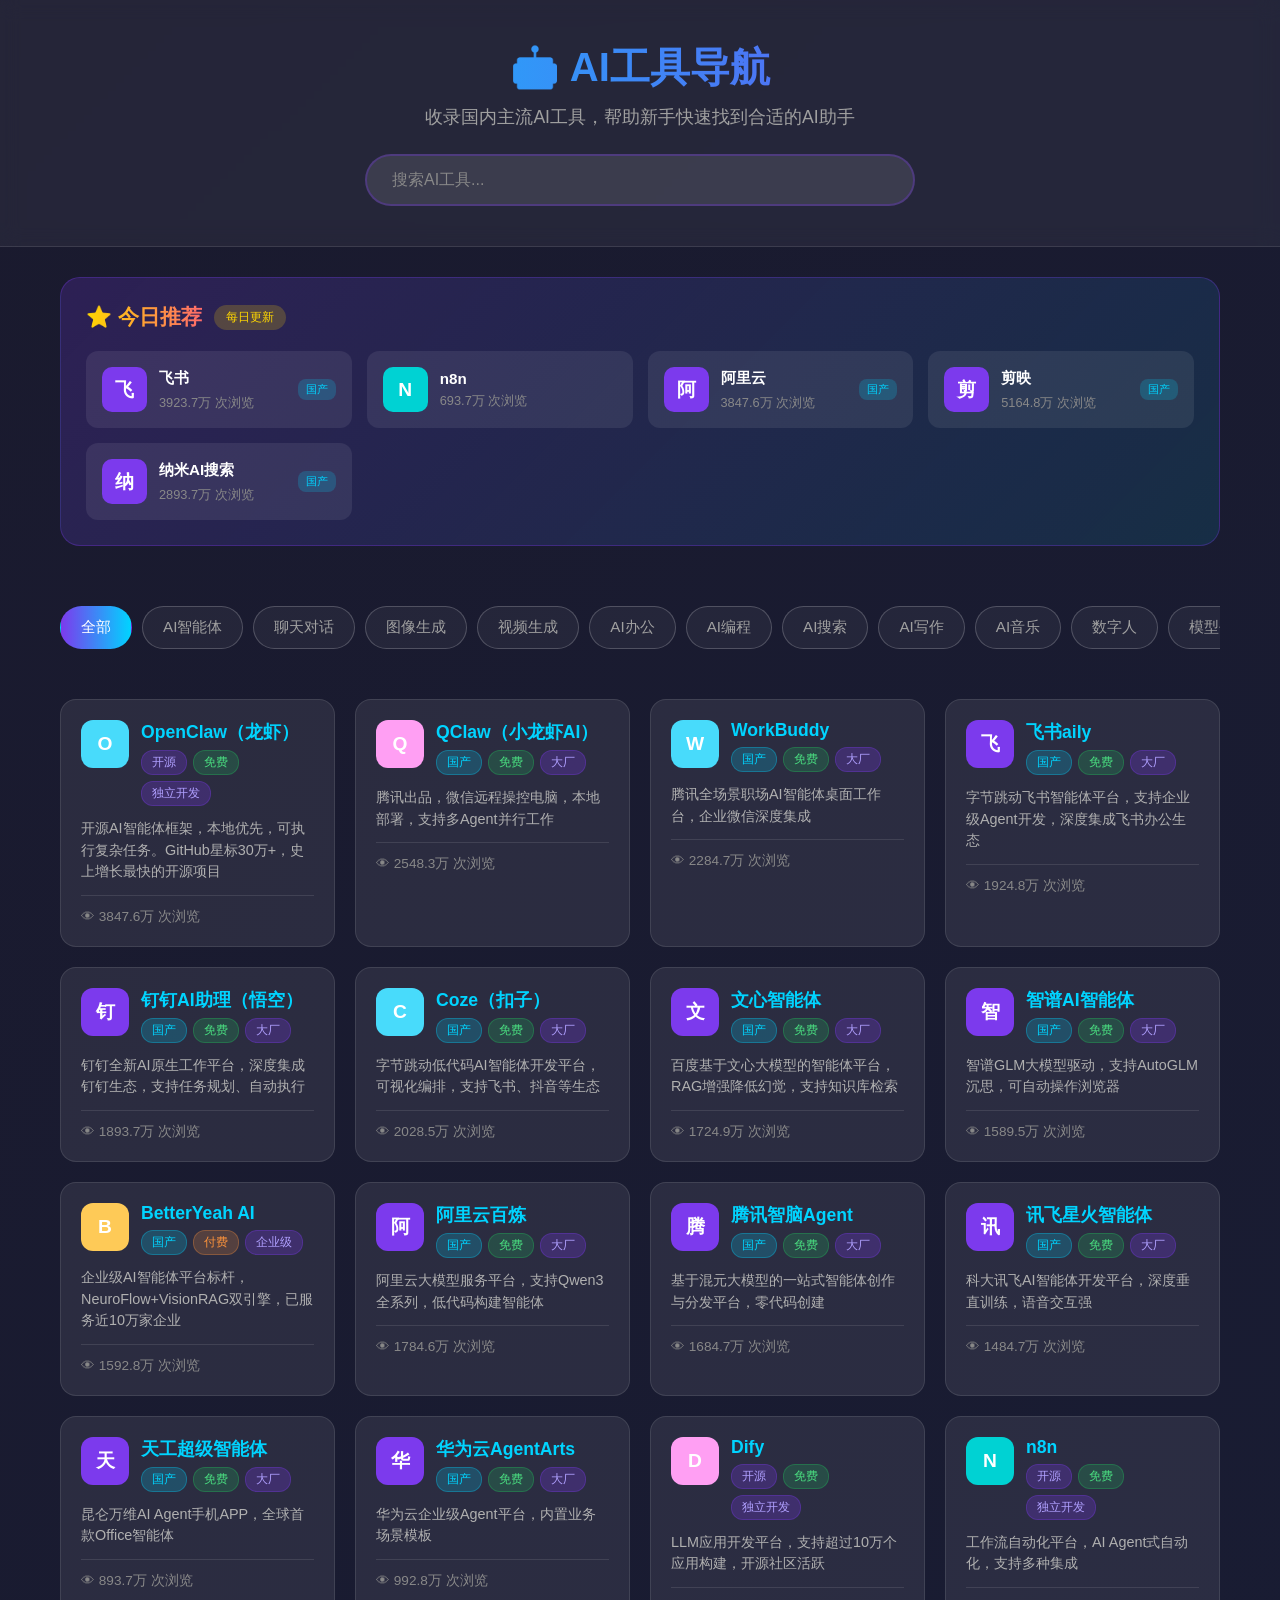
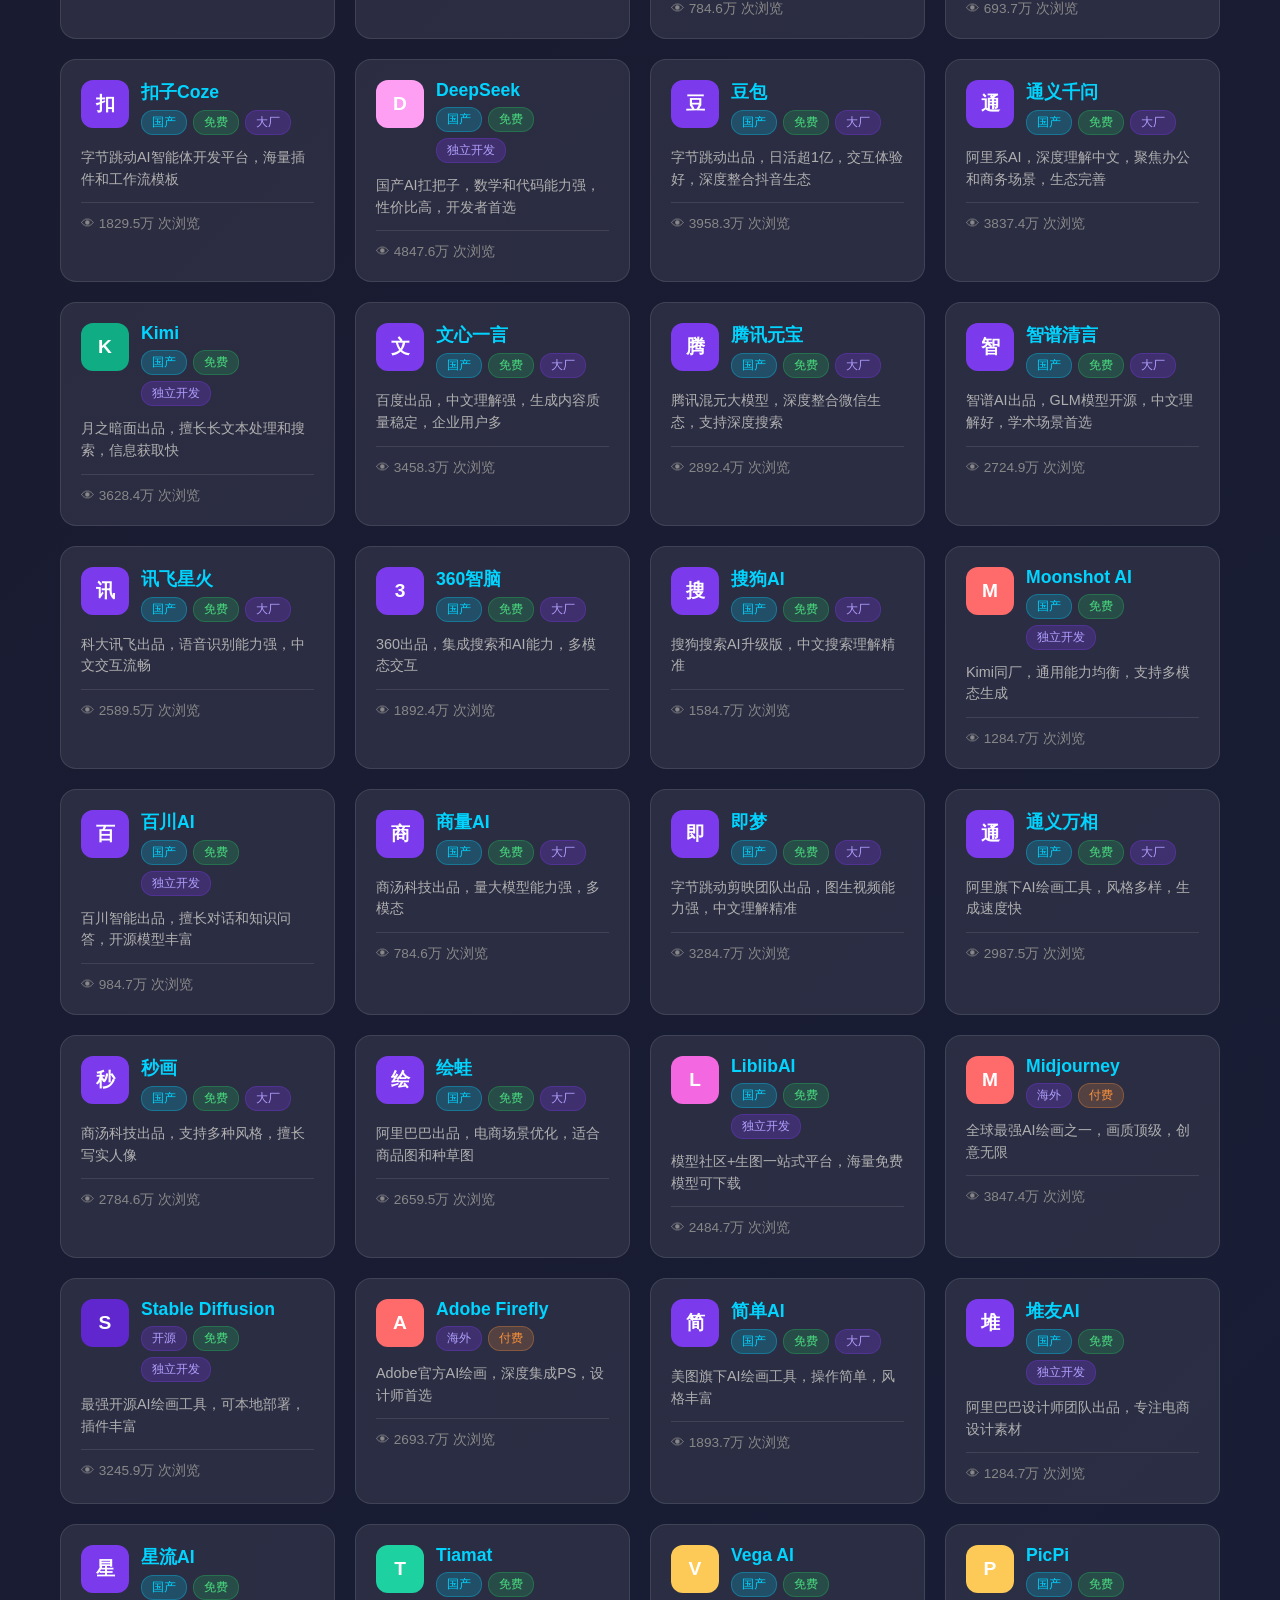
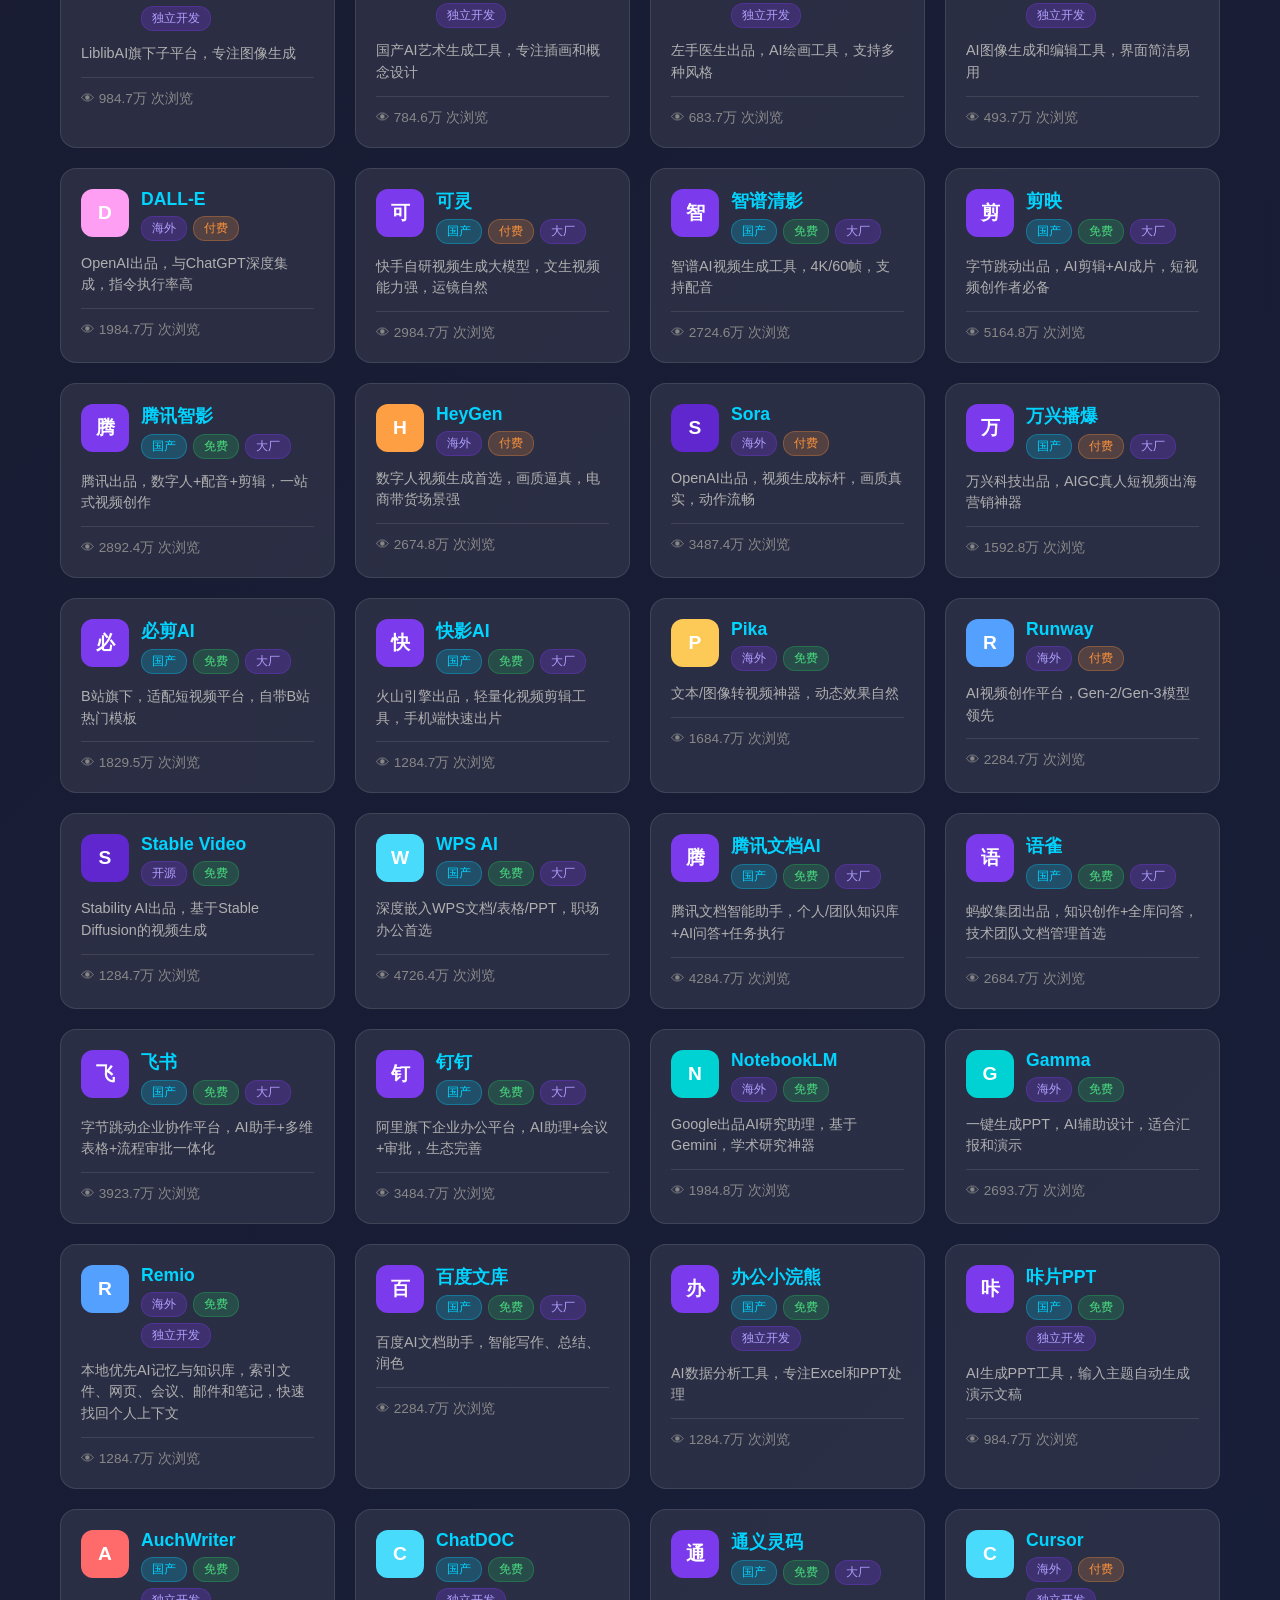
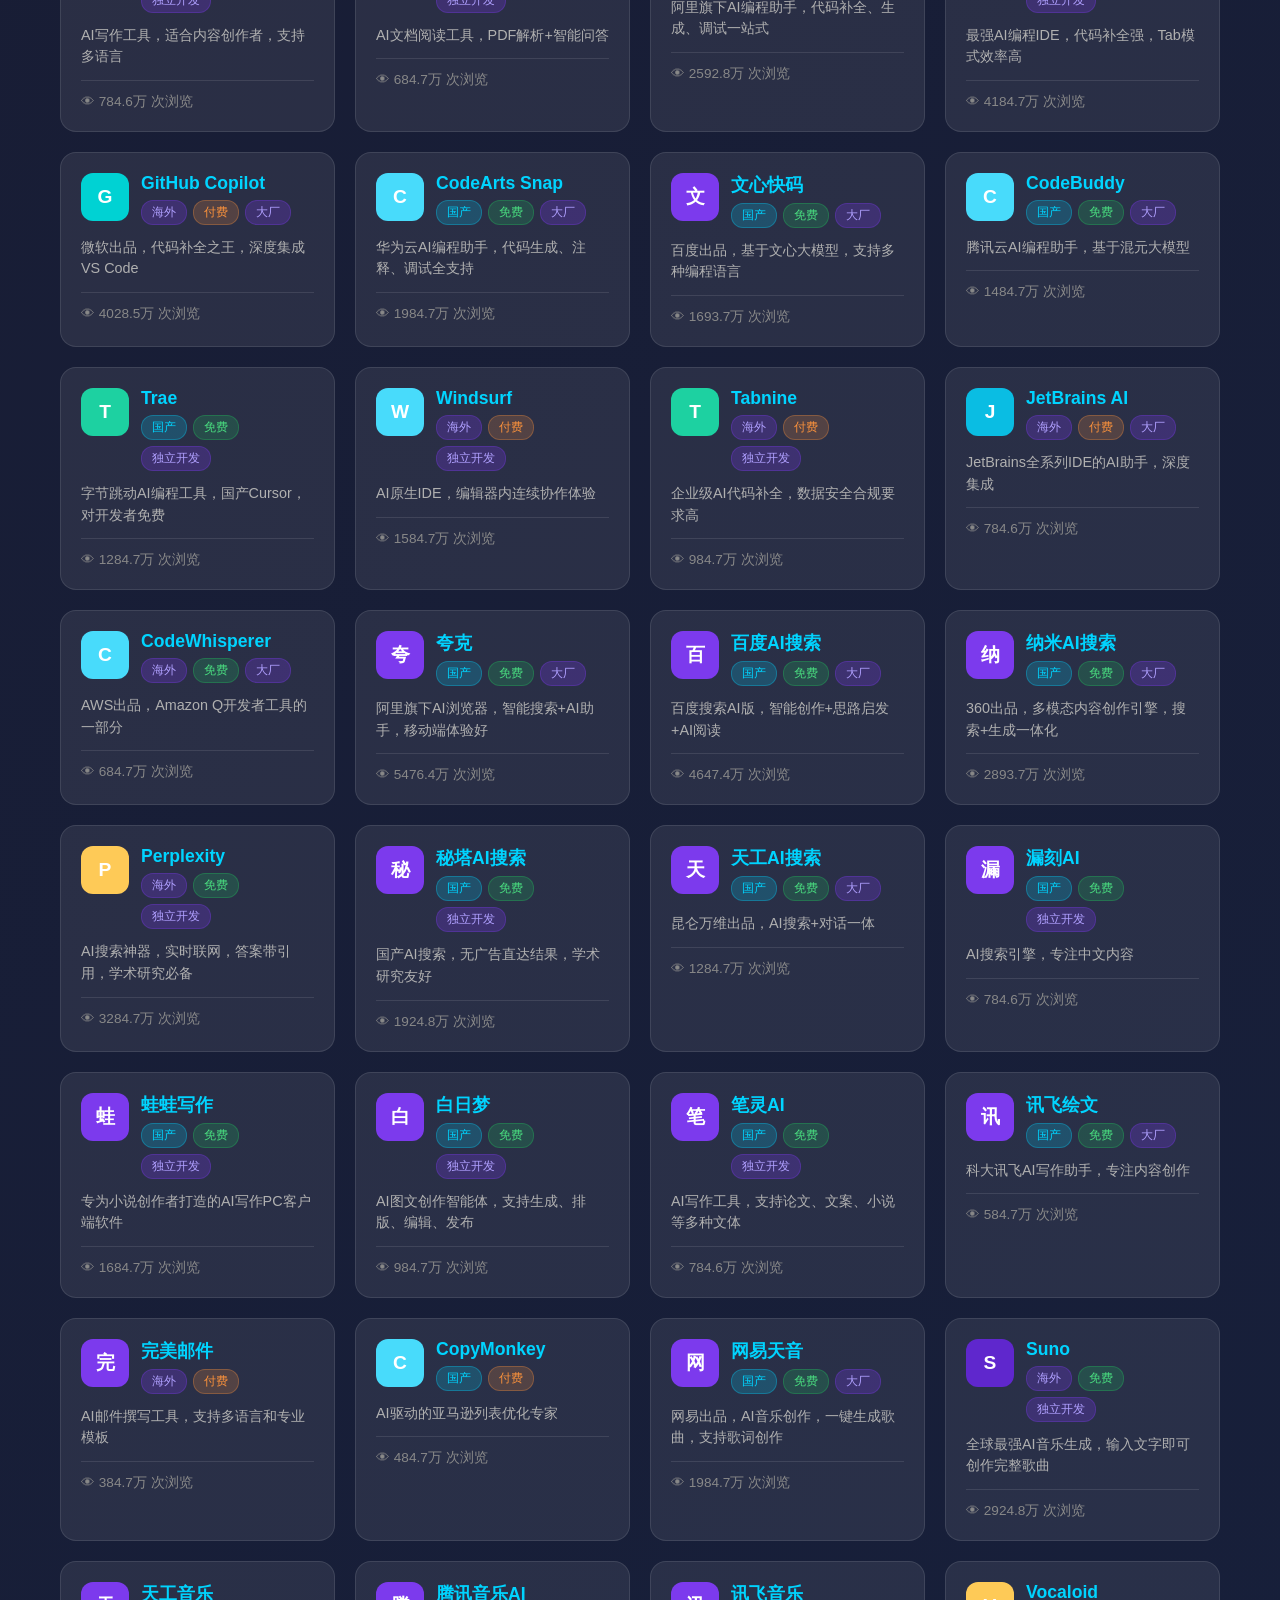
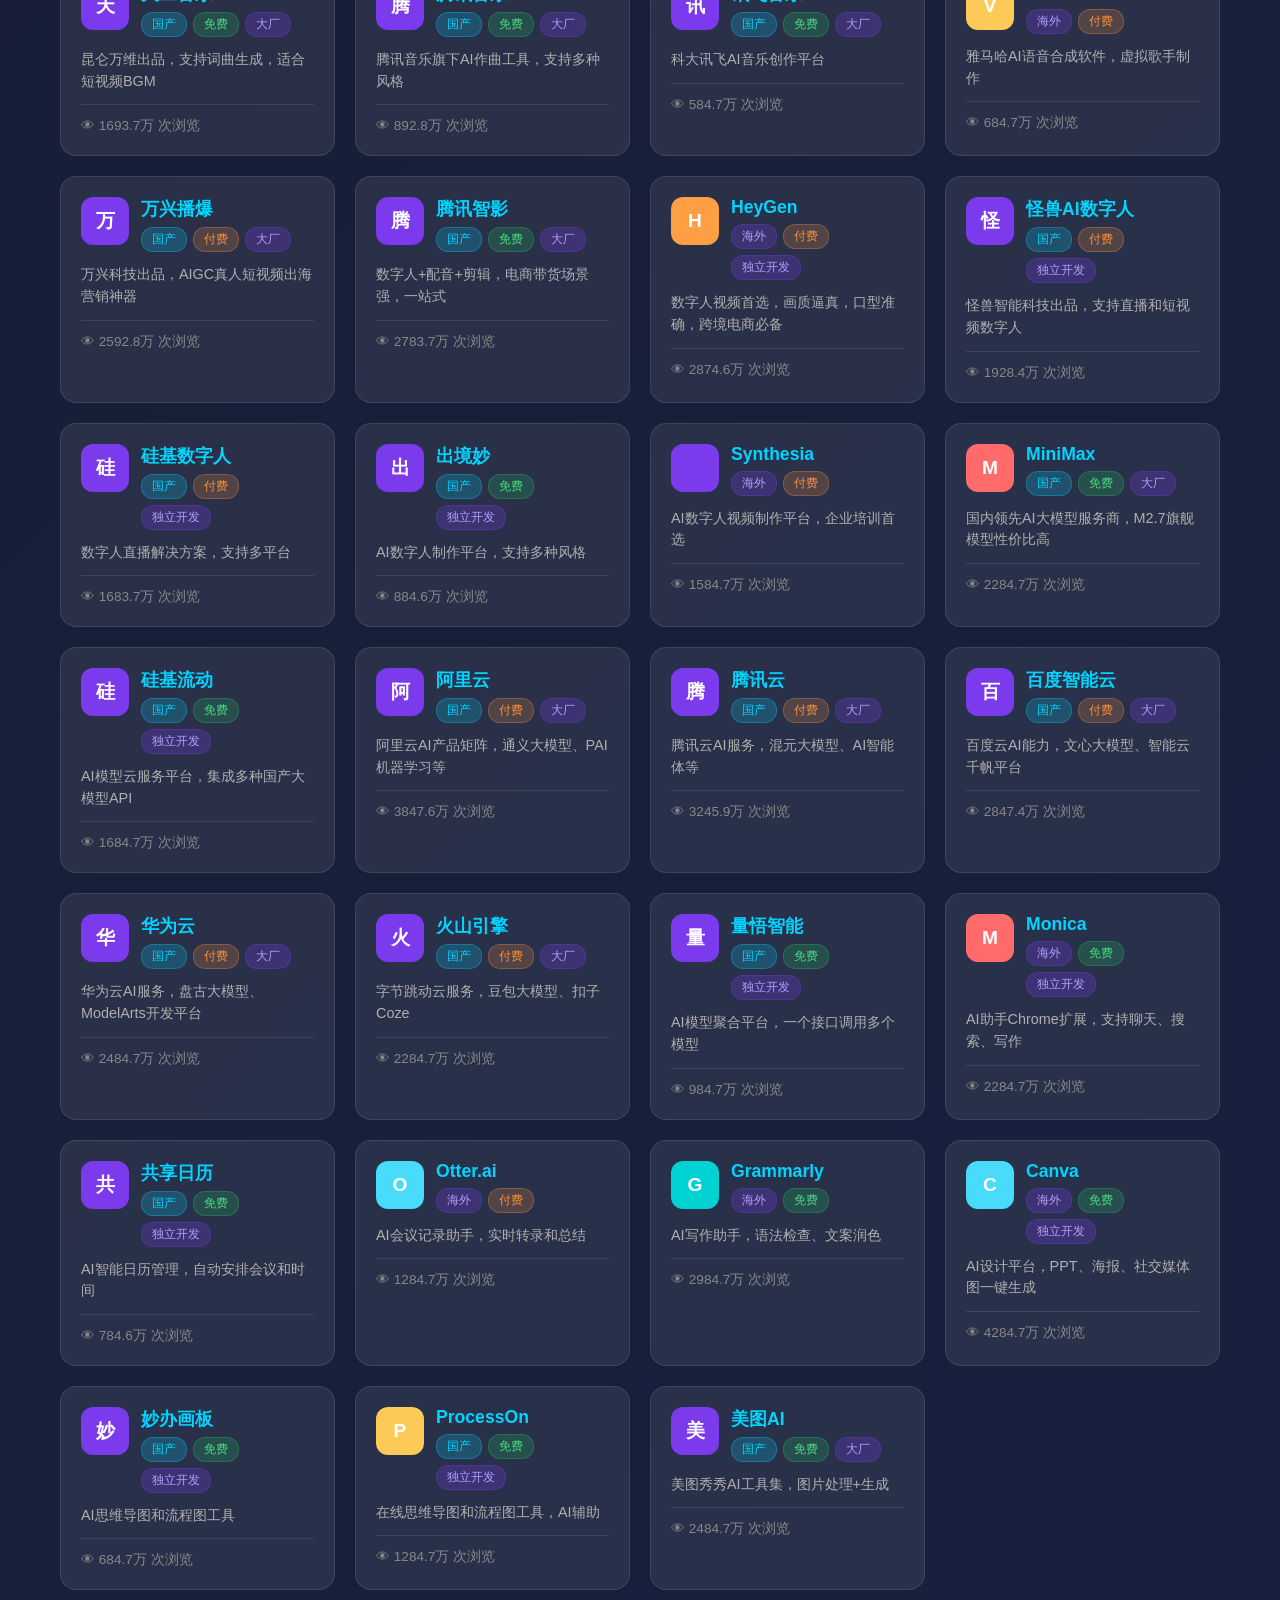
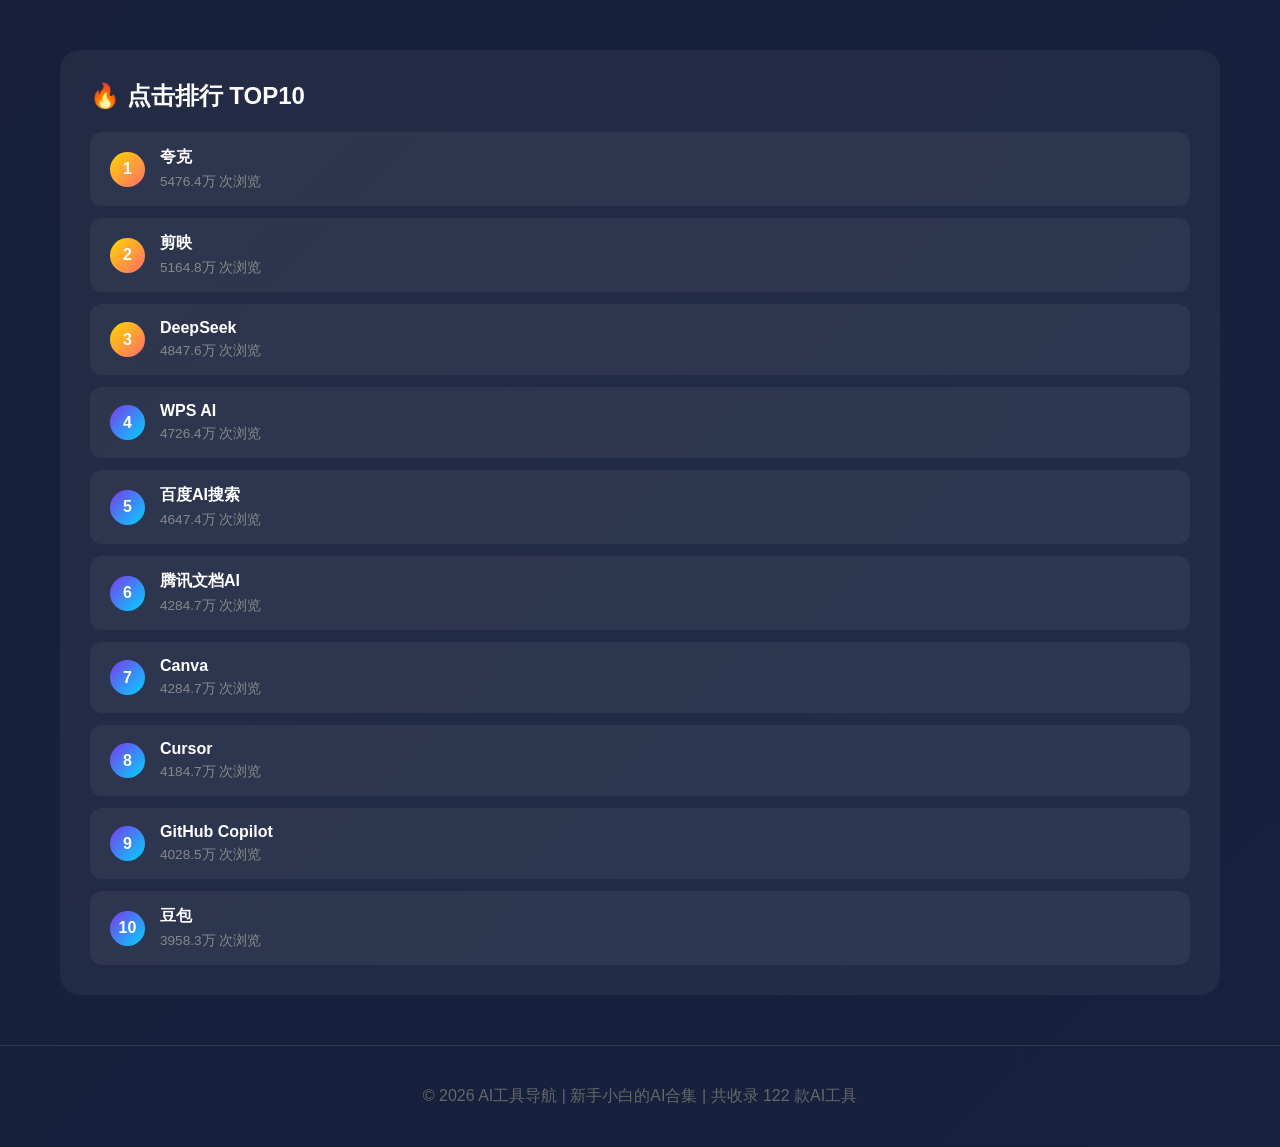
<file: index.html>
<!DOCTYPE html>
<html lang="zh-CN">
<head>
  <meta charset="UTF-8">
  <meta name="viewport" content="width=device-width, initial-scale=1.0, maximum-scale=5.0">
  <title>AI工具导航 - 新手小白的AI合集 | 2026年最新收录</title>
  <meta name="description" content="收录国内最全AI工具，涵盖AI智能体、聊天对话、图像生成、视频生成、AI办公、AI编程等8大分类，帮助新手快速找到合适的AI助手">
  <meta name="keywords" content="AI工具导航,AI工具,人工智能工具,AI智能体,聊天机器人,图像生成AI,视频生成AI,AI办公软件,AI编程工具,AI搜索引擎,AI写作工具,AI音乐生成,数字人,AI模型平台">
  <meta name="keywords" content="DeepSeek,豆包,通义千问,Kimi,Cursor,GitHub Copilot,即梦,通义万相,可灵,Sora,WPS AI,飞书,钉钉">
  <link rel="canonical" href="https://ansengao105.github.io/ai-tools-nav/">
  <meta property="og:title" content="AI工具导航 - 新手小白的AI合集">
  <meta property="og:description" content="收录国内最全AI工具，涵盖AI智能体、聊天对话、图像生成、视频生成、AI办公、AI编程等8大分类，帮助新手快速找到合适的AI助手">
  <meta property="og:type" content="website">
  <meta property="og:url" content="https://ansengao105.github.io/ai-tools-nav/">
  <meta property="og:site_name" content="AI工具导航">
  <meta name="twitter:card" content="summary">
  <meta name="twitter:title" content="AI工具导航 - 新手小白的AI合集">
  <meta name="twitter:description" content="收录国内最全AI工具，涵盖AI智能体、聊天对话、图像生成、视频生成、AI办公、AI编程等8大分类，帮助新手快速找到合适的AI助手">
  <link rel="stylesheet" href="styles.css">
</head>
<body>
  <header>
    <div class="container">
      <h1>🤖 AI工具导航</h1>
      <p>收录国内主流AI工具，帮助新手快速找到合适的AI助手</p>
      <div class="search-box">
        <input type="text" id="searchInput" placeholder="搜索AI工具...">
      </div>
    </div>
  </header>

  <main class="container">
    <!-- 今日推荐 -->
    <section class="daily-picks">
      <div class="daily-picks-header">
        <h2>⭐ 今日推荐</h2>
        <span class="daily-picks-badge">每日更新</span>
      </div>
      <div id="dailyPicks" class="daily-picks-grid"></div>
    </section>

    <!-- 分类导航 -->
    <nav class="category-nav">
      <button class="category-btn active" data-category="all">全部</button>
      <button class="category-btn" data-category="agent">AI智能体</button>
      <button class="category-btn" data-category="chat">聊天对话</button>
      <button class="category-btn" data-category="image">图像生成</button>
      <button class="category-btn" data-category="video">视频生成</button>
      <button class="category-btn" data-category="office">AI办公</button>
      <button class="category-btn" data-category="code">AI编程</button>
      <button class="category-btn" data-category="search">AI搜索</button>
      <button class="category-btn" data-category="writing">AI写作</button>
      <button class="category-btn" data-category="music">AI音乐</button>
      <button class="category-btn" data-category="digital">数字人</button>
      <button class="category-btn" data-category="model">模型平台</button>
      <button class="category-btn" data-category="tool">效率工具</button>
    </nav>

    <!-- 工具列表 -->
    <section id="toolsList" class="tools-grid"></section>

    <!-- 热门排行 -->
    <section class="ranking-section">
      <h2>🔥 点击排行 TOP10</h2>
      <div id="rankingList" class="ranking-list"></div>
    </section>
  </main>

  <footer>
    <div class="container">
      <p>© 2026 AI工具导航 | 新手小白的AI合集 | 共收录 122 款AI工具</p>
    </div>
  </footer>

  <script src="data.js"></script>
  <script src="app.js"></script>
</body>
</html>
</file>
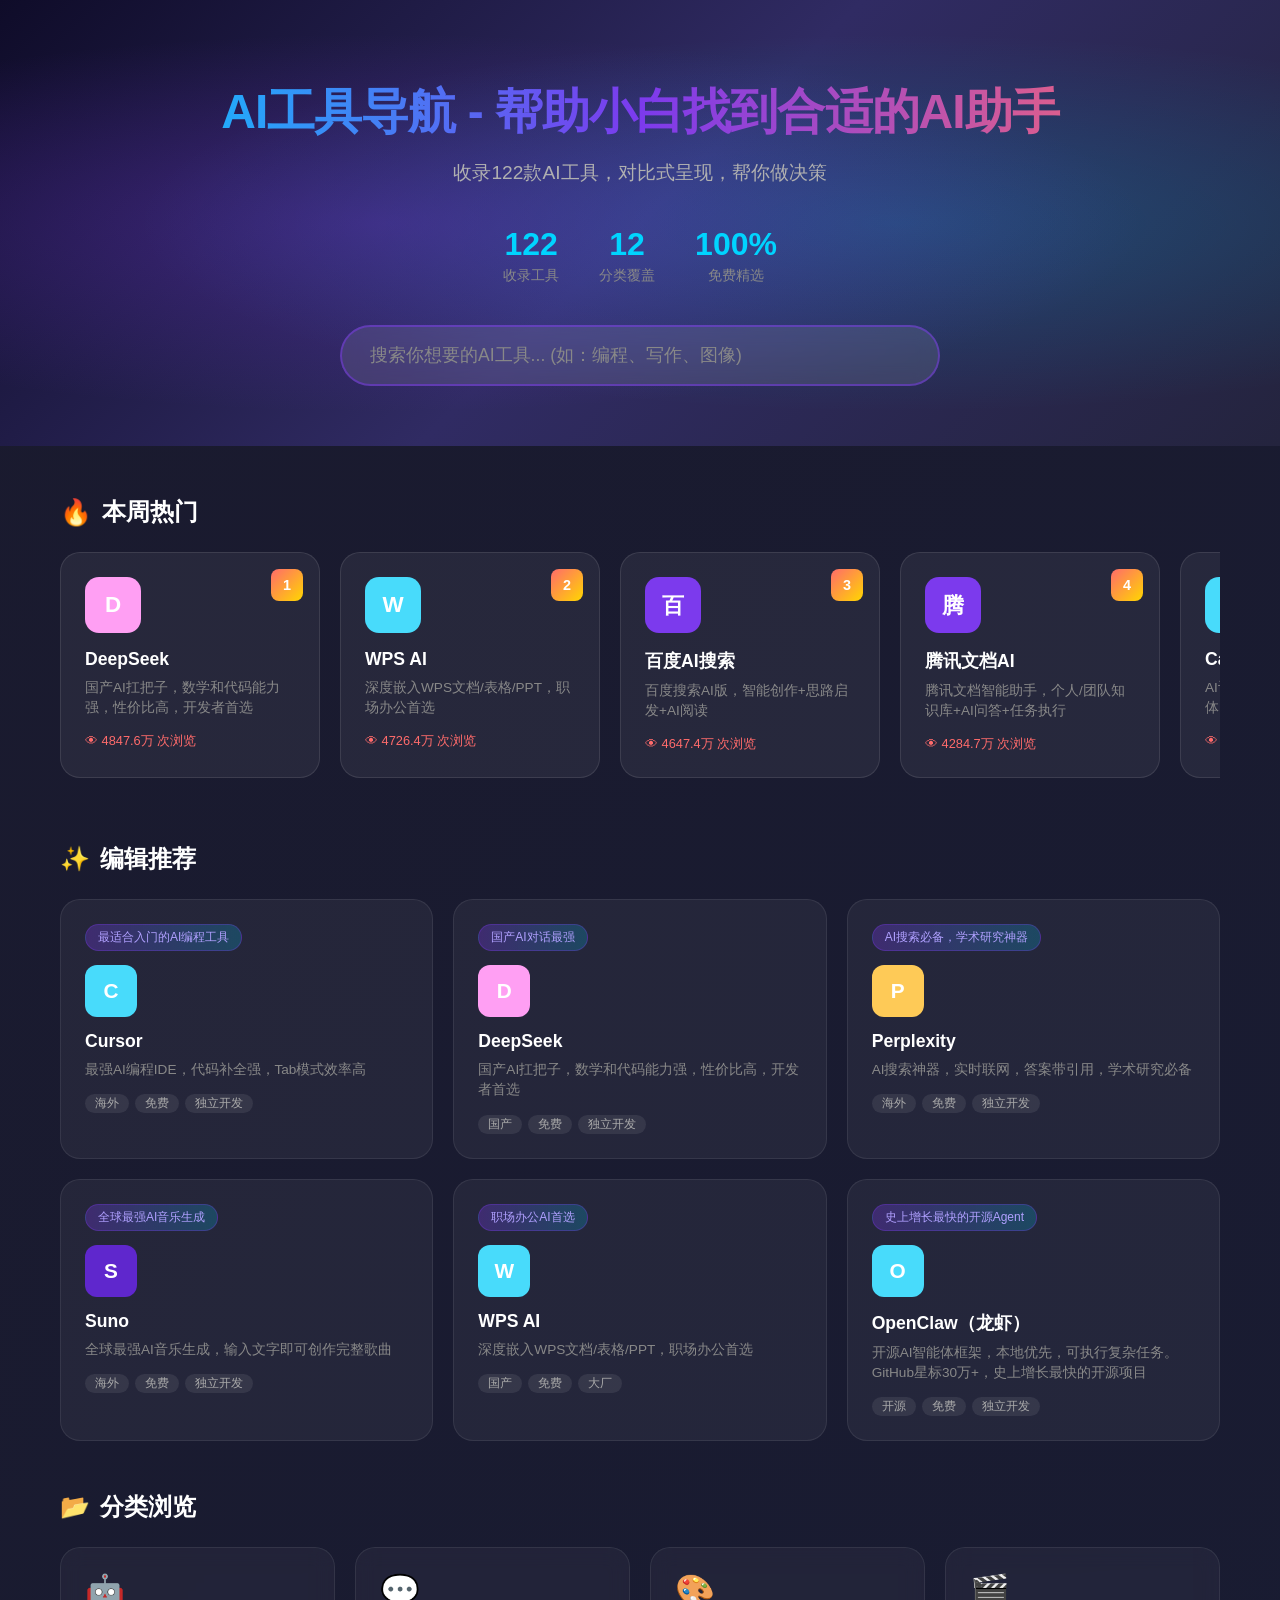
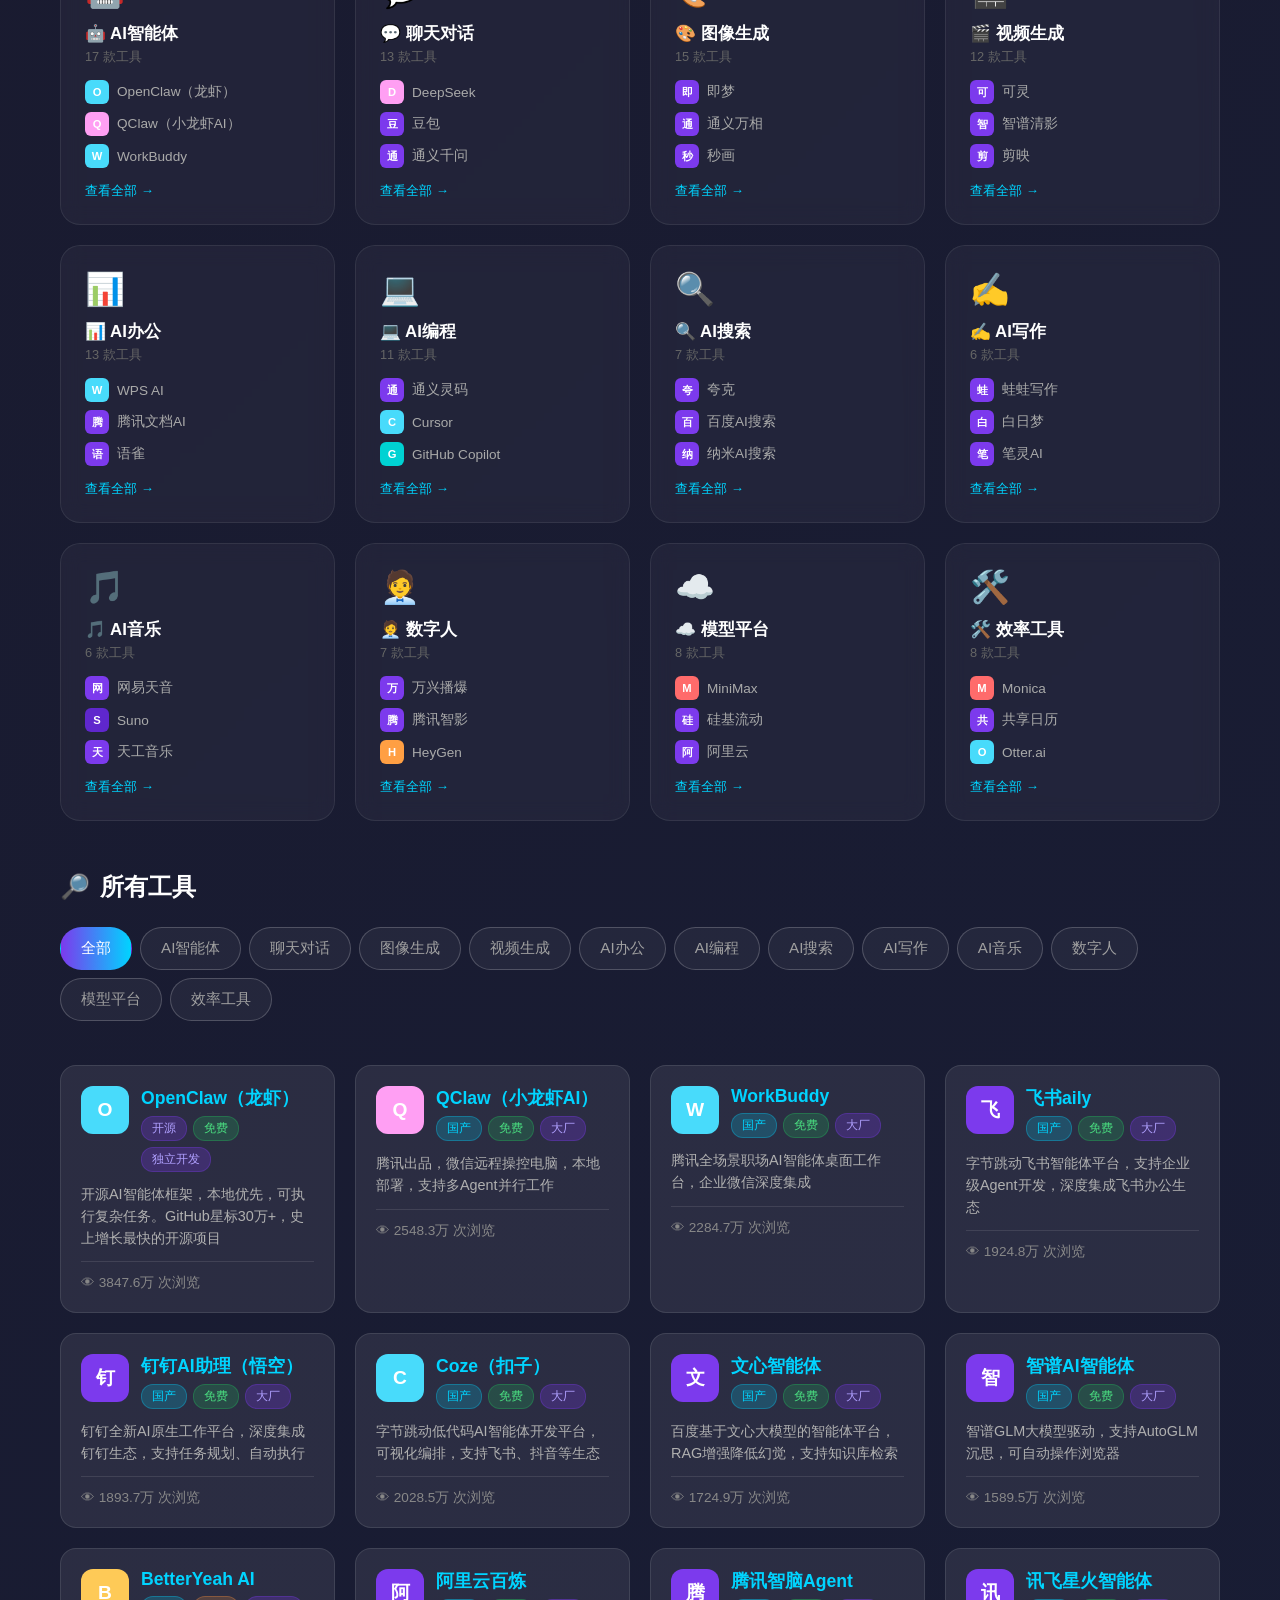
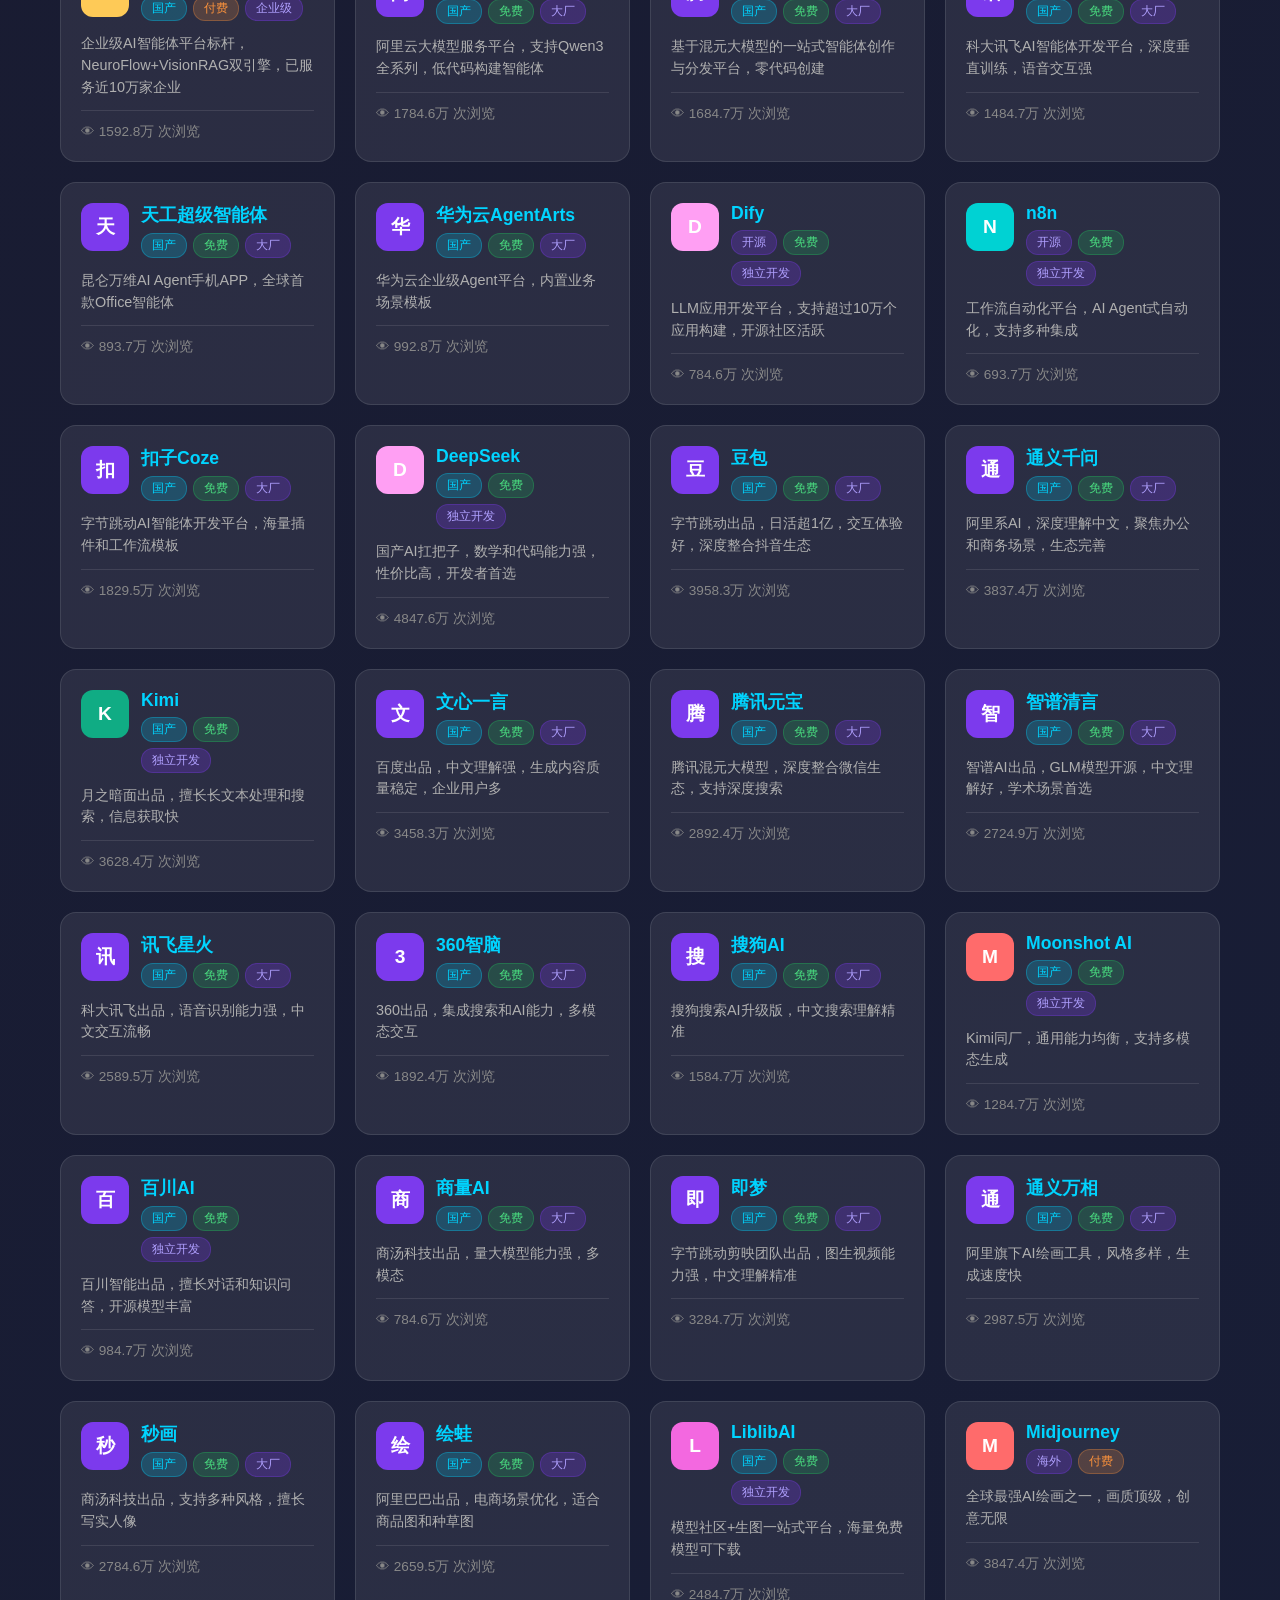
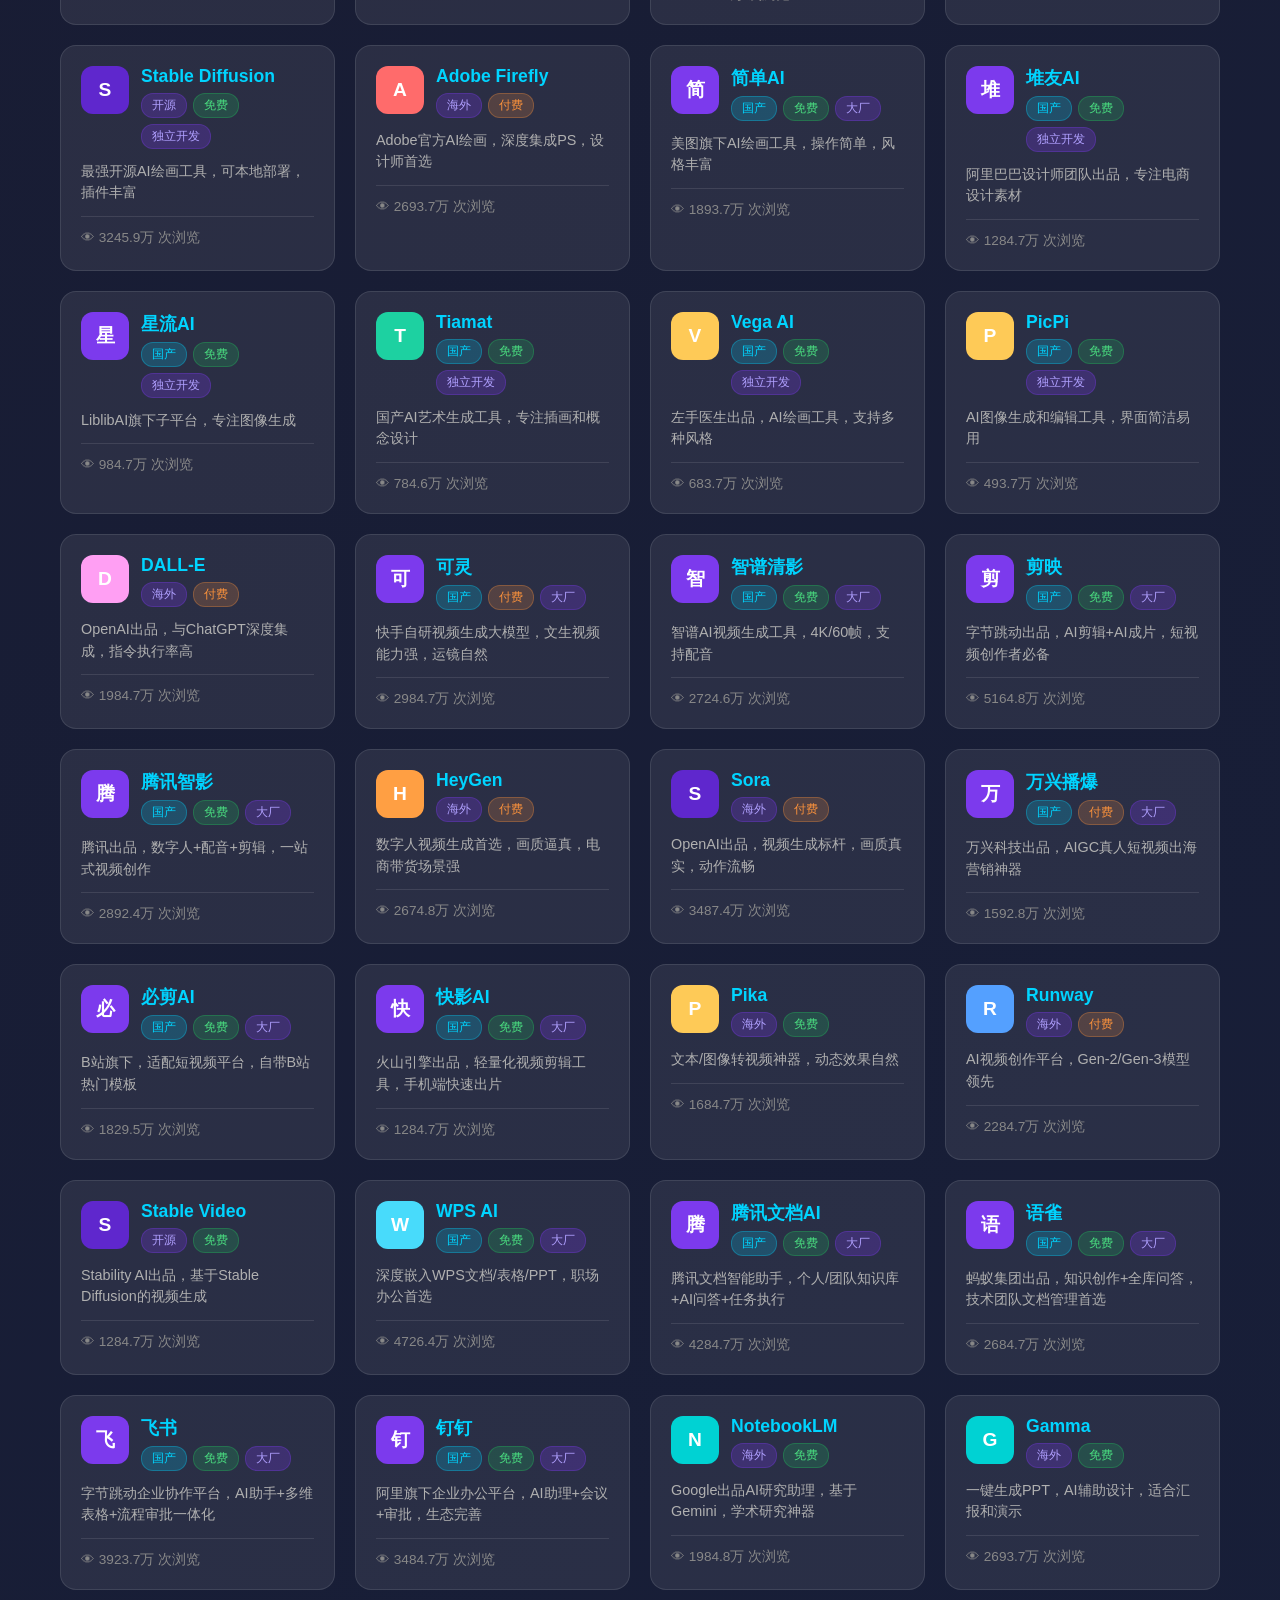
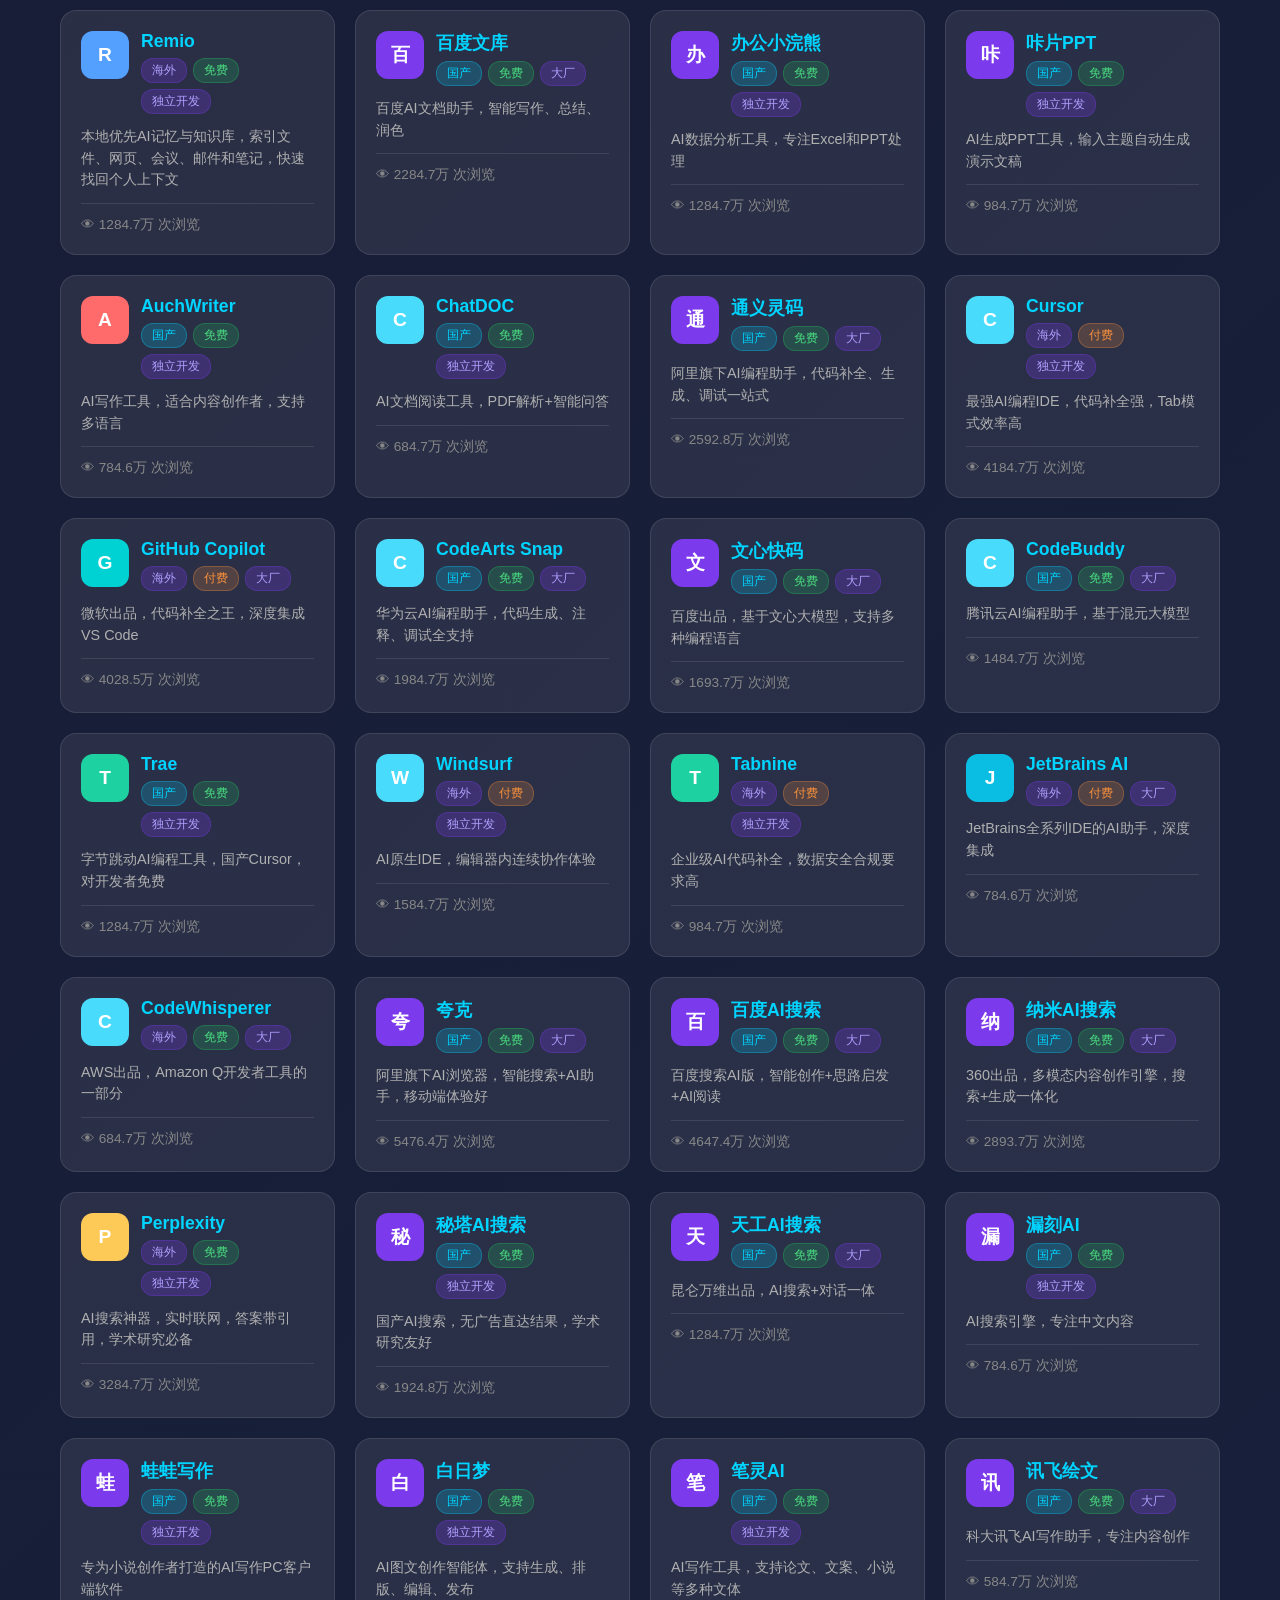
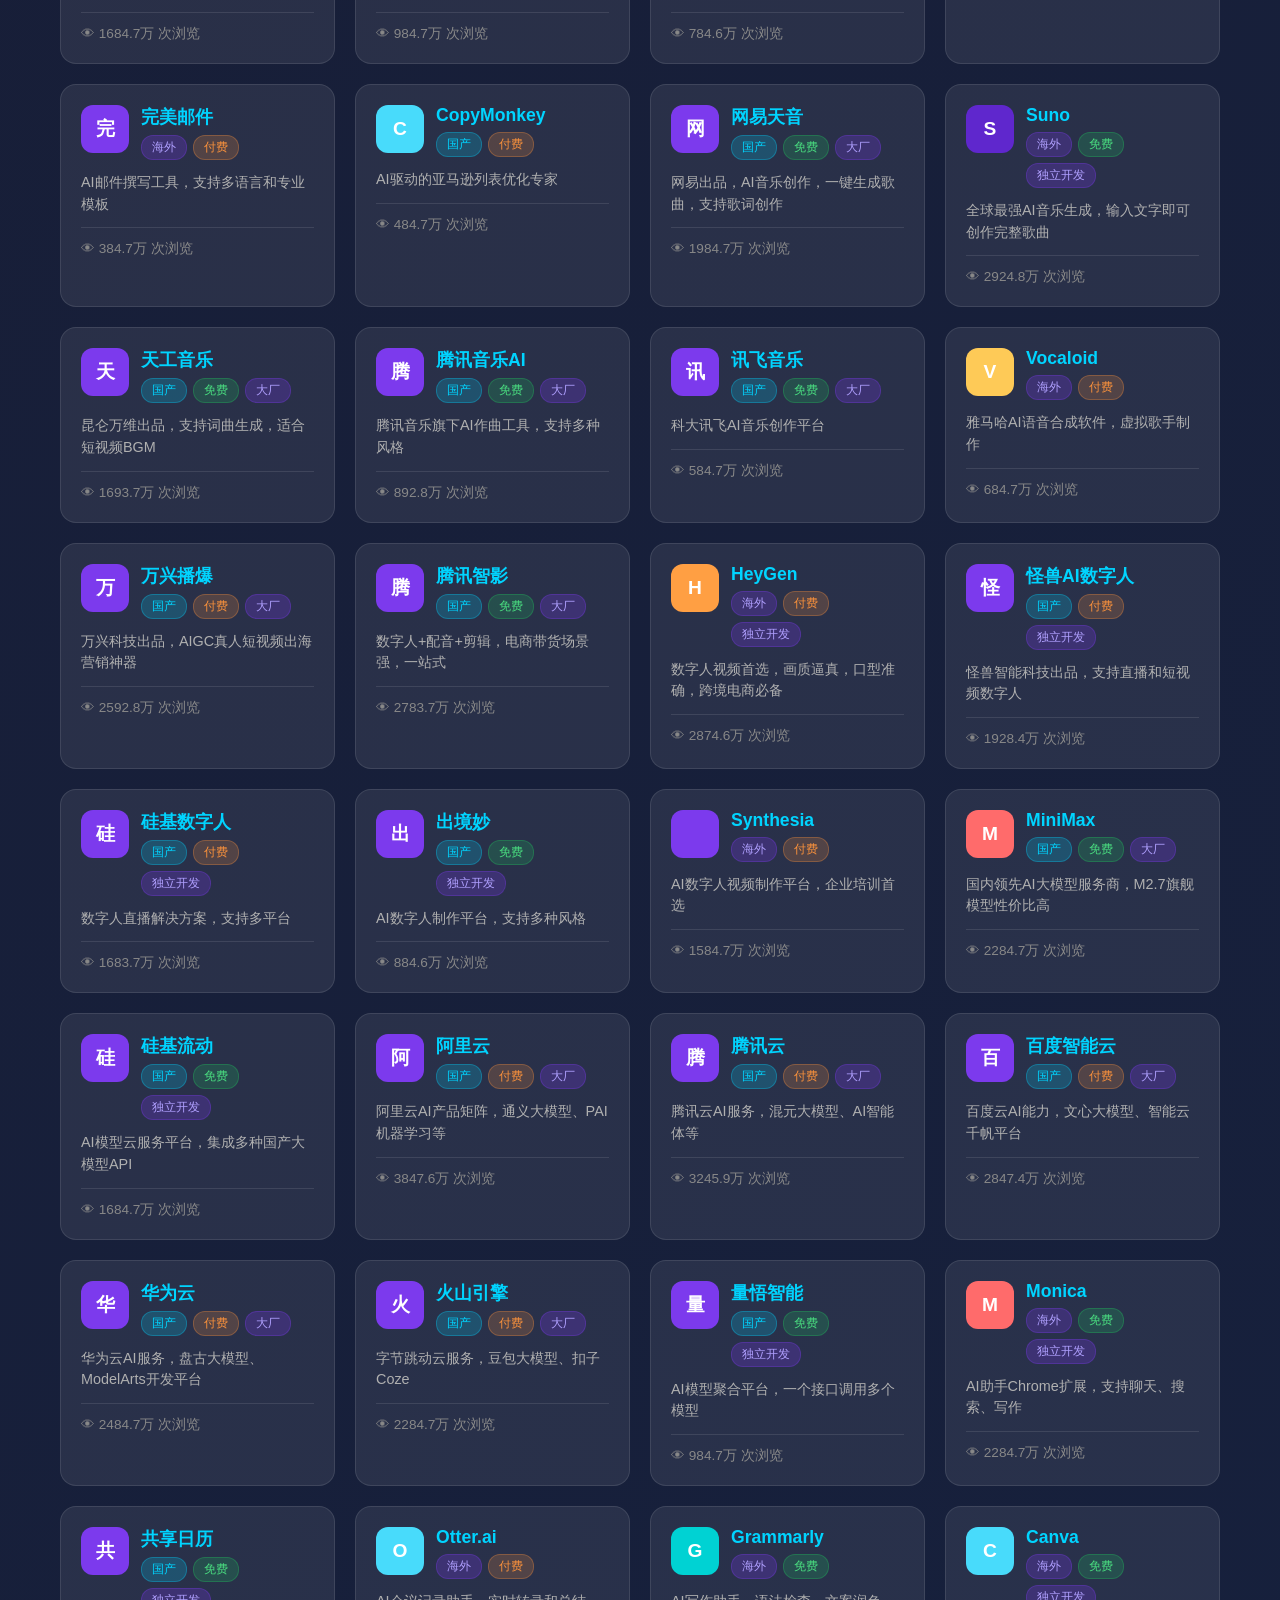
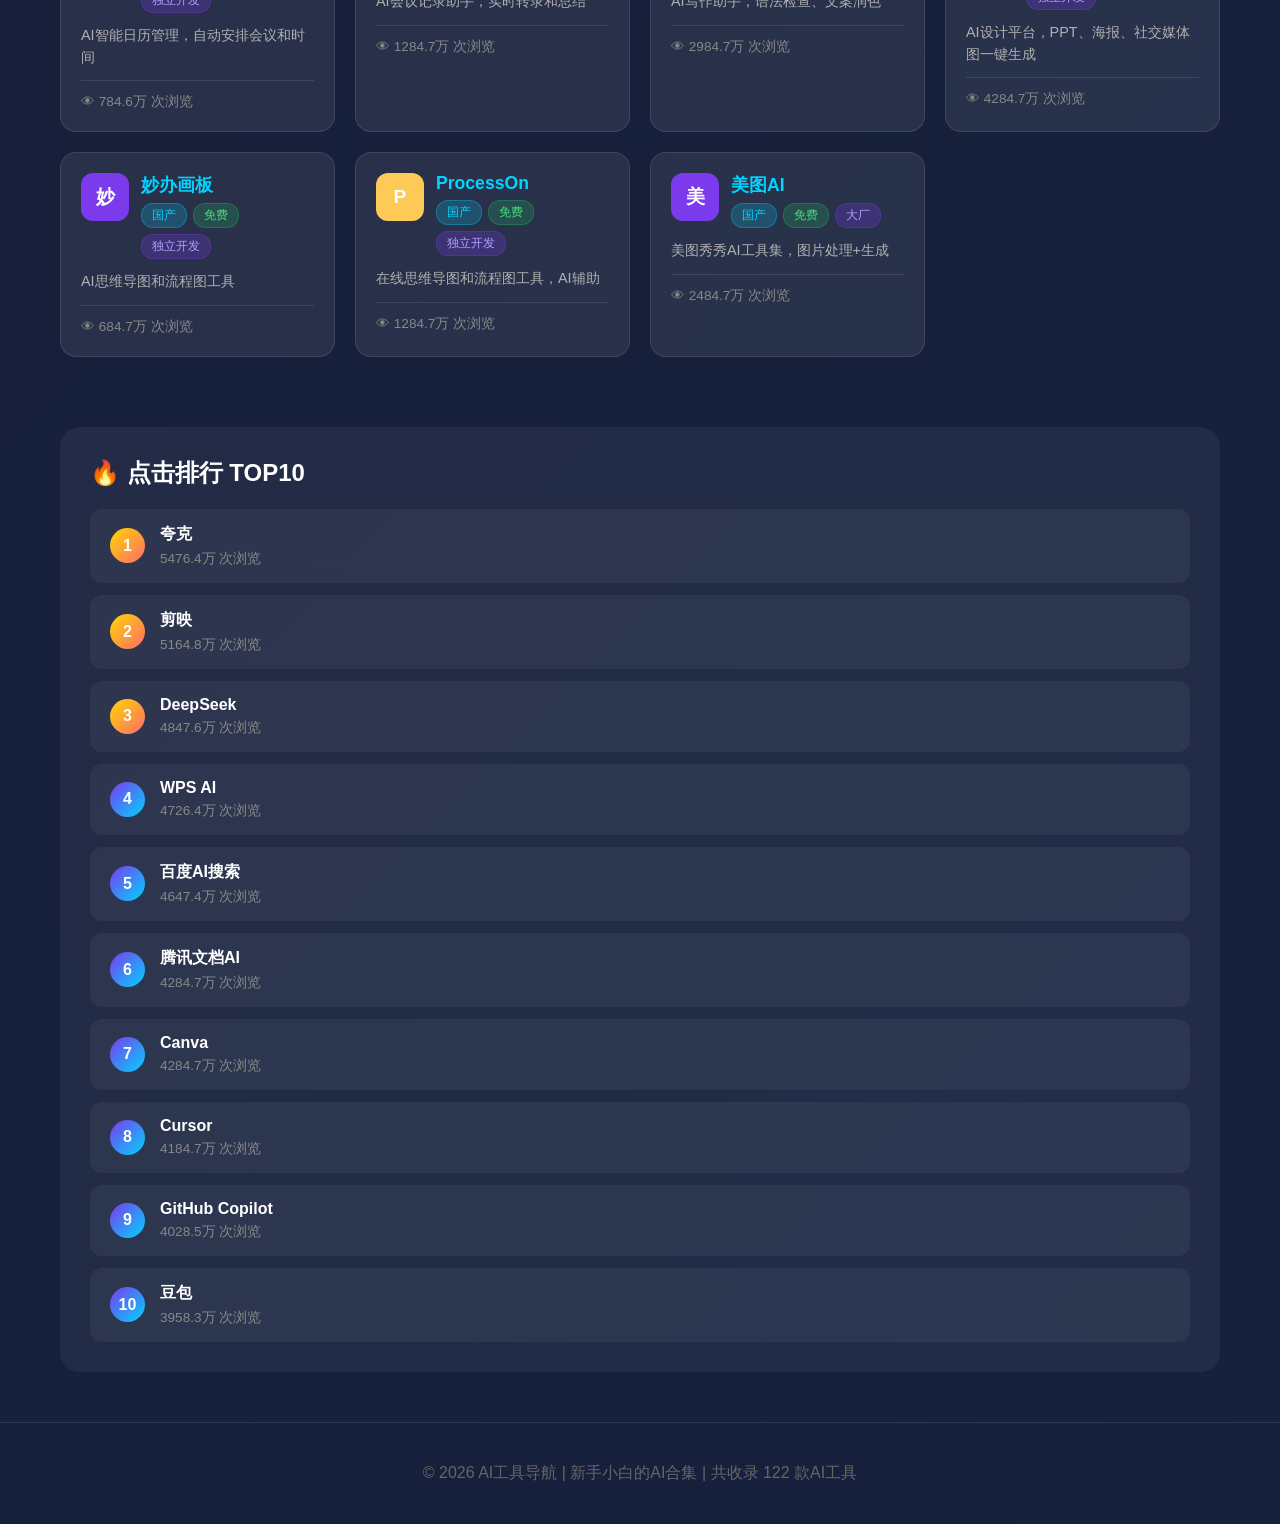
<file: index-v2.html>
<!DOCTYPE html>
<html lang="zh-CN">
<head>
  <meta charset="UTF-8">
  <meta name="viewport" content="width=device-width, initial-scale=1.0">
  <title>AI工具导航 - 帮助小白找到合适的AI助手</title>
  <meta name="description" content="收录122款AI工具，对比式呈现，帮你做决策。新手友好的AI工具导航，从入门到精通。">
  <link rel="stylesheet" href="styles.css">
  <style>
    /* ===== V2 专用样式 ===== */
    
    /* Hero 区域 */
    .hero {
      position: relative;
      padding: 80px 0 60px;
      text-align: center;
      background: linear-gradient(135deg, #0f0c29 0%, #302b63 50%, #24243e 100%);
      overflow: hidden;
    }
    .hero::before {
      content: '';
      position: absolute;
      top: 0; left: 0; right: 0; bottom: 0;
      background: radial-gradient(ellipse at 30% 50%, rgba(124,58,237,0.3) 0%, transparent 60%),
                  radial-gradient(ellipse at 70% 50%, rgba(0,212,255,0.2) 0%, transparent 60%);
      pointer-events: none;
    }
    .hero-content { position: relative; z-index: 1; }
    .hero h1 {
      font-size: 3rem;
      font-weight: 900;
      margin-bottom: 16px;
      background: linear-gradient(90deg, #00d4ff, #7c3aed, #ff6b6b);
      -webkit-background-clip: text;
      -webkit-text-fill-color: transparent;
      background-clip: text;
      letter-spacing: -0.02em;
    }
    .hero .subtitle {
      font-size: 1.2rem;
      color: #b0b0b0;
      margin-bottom: 40px;
    }
    .hero .hero-stats {
      display: flex;
      justify-content: center;
      gap: 40px;
      margin-bottom: 40px;
    }
    .hero .stat-item {
      text-align: center;
    }
    .hero .stat-num {
      font-size: 2rem;
      font-weight: 800;
      color: #00d4ff;
    }
    .hero .stat-label {
      font-size: 0.85rem;
      color: #888;
      margin-top: 4px;
    }
    .hero .search-box {
      max-width: 600px;
      margin: 0 auto;
    }
    .hero .search-box input {
      width: 100%;
      padding: 18px 28px;
      border-radius: 50px;
      border: 2px solid rgba(124,58,237,0.5);
      background: rgba(255,255,255,0.1);
      backdrop-filter: blur(10px);
      color: #fff;
      font-size: 1.1rem;
      outline: none;
      transition: all 0.3s;
    }
    .hero .search-box input:focus {
      border-color: #00d4ff;
      background: rgba(255,255,255,0.15);
      box-shadow: 0 0 30px rgba(0,212,255,0.2);
    }
    .hero .search-box input::placeholder { color: #888; }

    /* 本周热门 */
    .hot-section {
      margin: 50px 0;
    }
    .section-header {
      display: flex;
      align-items: center;
      justify-content: space-between;
      margin-bottom: 24px;
    }
    .section-title {
      font-size: 1.5rem;
      display: flex;
      align-items: center;
      gap: 10px;
    }
    .section-title .fire { font-size: 1.6rem; }
    .hot-scroll {
      display: flex;
      gap: 20px;
      overflow-x: auto;
      padding-bottom: 15px;
      scrollbar-width: none;
      -ms-overflow-style: none;
    }
    .hot-scroll::-webkit-scrollbar { display: none; }
    .hot-card {
      flex-shrink: 0;
      width: 260px;
      background: rgba(255,255,255,0.06);
      border-radius: 20px;
      padding: 24px;
      border: 1px solid rgba(255,255,255,0.1);
      cursor: pointer;
      transition: all 0.35s;
      position: relative;
      overflow: hidden;
    }
    .hot-card::before {
      content: '';
      position: absolute;
      top: 0; left: 0; right: 0;
      height: 3px;
      background: linear-gradient(90deg, #ff6b6b, #ffd700);
      opacity: 0;
      transition: opacity 0.3s;
    }
    .hot-card:hover {
      transform: translateY(-8px);
      border-color: rgba(255,107,107,0.4);
      box-shadow: 0 20px 40px rgba(0,0,0,0.3);
    }
    .hot-card:hover::before { opacity: 1; }
    .hot-rank {
      position: absolute;
      top: 16px;
      right: 16px;
      width: 32px;
      height: 32px;
      background: linear-gradient(135deg, #ff6b6b, #ffd700);
      border-radius: 8px;
      display: flex;
      align-items: center;
      justify-content: center;
      font-weight: 900;
      font-size: 0.9rem;
      color: #fff;
    }
    .hot-logo {
      width: 56px;
      height: 56px;
      border-radius: 14px;
      display: flex;
      align-items: center;
      justify-content: center;
      font-weight: 900;
      font-size: 1.4rem;
      color: #fff;
      margin-bottom: 16px;
    }
    .hot-name {
      font-size: 1.1rem;
      font-weight: 700;
      margin-bottom: 8px;
      color: #fff;
    }
    .hot-desc {
      font-size: 0.85rem;
      color: #888;
      line-height: 1.5;
      display: -webkit-box;
      -webkit-line-clamp: 2;
      -webkit-box-orient: vertical;
      overflow: hidden;
    }
    .hot-views {
      margin-top: 14px;
      font-size: 0.8rem;
      color: #ff6b6b;
      display: flex;
      align-items: center;
      gap: 4px;
    }

    /* 编辑推荐 */
    .editor-section {
      margin: 50px 0;
    }
    .editor-grid {
      display: grid;
      grid-template-columns: repeat(3, 1fr);
      gap: 20px;
    }
    .editor-card {
      background: rgba(255,255,255,0.05);
      border-radius: 20px;
      padding: 24px;
      border: 1px solid rgba(255,255,255,0.08);
      cursor: pointer;
      transition: all 0.35s;
      position: relative;
    }
    .editor-card:hover {
      transform: translateY(-6px);
      border-color: rgba(124,58,237,0.5);
      box-shadow: 0 16px 40px rgba(124,58,237,0.15);
    }
    .editor-reason {
      display: inline-block;
      padding: 4px 12px;
      background: linear-gradient(90deg, rgba(124,58,237,0.3), rgba(0,212,255,0.2));
      border-radius: 20px;
      font-size: 0.75rem;
      color: #b0a0ff;
      margin-bottom: 14px;
      border: 1px solid rgba(124,58,237,0.3);
    }
    .editor-logo {
      width: 52px;
      height: 52px;
      border-radius: 12px;
      display: flex;
      align-items: center;
      justify-content: center;
      font-weight: 900;
      font-size: 1.3rem;
      color: #fff;
      margin-bottom: 14px;
    }
    .editor-name {
      font-size: 1.1rem;
      font-weight: 700;
      margin-bottom: 8px;
      color: #fff;
    }
    .editor-desc {
      font-size: 0.85rem;
      color: #888;
      line-height: 1.5;
    }
    .editor-tags {
      display: flex;
      flex-wrap: wrap;
      gap: 6px;
      margin-top: 14px;
    }
    .editor-tag {
      padding: 2px 10px;
      border-radius: 10px;
      font-size: 0.72rem;
      background: rgba(255,255,255,0.08);
      color: #aaa;
    }

    /* 分类卡片 */
    .category-section {
      margin: 50px 0;
    }
    .category-grid {
      display: grid;
      grid-template-columns: repeat(4, 1fr);
      gap: 20px;
    }
    .category-card {
      background: rgba(255,255,255,0.04);
      backdrop-filter: blur(10px);
      border-radius: 20px;
      padding: 24px;
      border: 1px solid rgba(255,255,255,0.08);
      cursor: pointer;
      transition: all 0.35s;
      position: relative;
      overflow: hidden;
    }
    .category-card::after {
      content: '';
      position: absolute;
      top: 0; left: 0; right: 0; bottom: 0;
      border-radius: 20px;
      border: 2px solid transparent;
      transition: border-color 0.3s;
      pointer-events: none;
    }
    .category-card:hover {
      transform: translateY(-6px);
      background: rgba(255,255,255,0.08);
      box-shadow: 0 20px 50px rgba(0,0,0,0.25);
    }
    .category-card:hover::after {
      border-color: rgba(0,212,255,0.5);
    }
    .cat-icon {
      font-size: 2rem;
      margin-bottom: 12px;
    }
    .cat-name {
      font-size: 1.05rem;
      font-weight: 700;
      margin-bottom: 4px;
      color: #fff;
    }
    .cat-count {
      font-size: 0.8rem;
      color: #666;
      margin-bottom: 14px;
    }
    .cat-tools {
      display: flex;
      flex-direction: column;
      gap: 8px;
      margin-bottom: 14px;
    }
    .cat-tool-item {
      display: flex;
      align-items: center;
      gap: 8px;
      font-size: 0.85rem;
      color: #aaa;
    }
    .cat-tool-logo {
      width: 24px;
      height: 24px;
      border-radius: 6px;
      display: flex;
      align-items: center;
      justify-content: center;
      font-size: 0.7rem;
      font-weight: 700;
      color: #fff;
      flex-shrink: 0;
    }
    .cat-viewall {
      font-size: 0.82rem;
      color: #00d4ff;
      display: flex;
      align-items: center;
      gap: 4px;
    }
    .cat-viewall:hover { text-decoration: underline; }

    /* 所有工具列表（筛选区） */
    .all-tools-section {
      margin: 50px 0;
    }
    .filter-bar {
      display: flex;
      flex-wrap: wrap;
      gap: 10px;
      margin-bottom: 24px;
      align-items: center;
    }
    .filter-bar .category-nav {
      display: flex;
      flex-wrap: wrap;
      gap: 8px;
      padding: 0;
      overflow: visible;
    }

    /* 响应式 */
    @media (max-width: 1024px) {
      .category-grid { grid-template-columns: repeat(3, 1fr); }
    }
    @media (max-width: 768px) {
      .hero h1 { font-size: 2rem; }
      .hero .subtitle { font-size: 1rem; }
      .hero .hero-stats { gap: 20px; }
      .hero .stat-num { font-size: 1.5rem; }
      .editor-grid { grid-template-columns: repeat(2, 1fr); }
      .category-grid { grid-template-columns: repeat(2, 1fr); }
    }
    @media (max-width: 576px) {
      .hero { padding: 50px 0 40px; }
      .hero h1 { font-size: 1.6rem; }
      .editor-grid { grid-template-columns: 1fr; }
      .category-grid { grid-template-columns: repeat(2, 1fr); }
      .hot-card { width: 220px; }
    }
  </style>
</head>
<body>
  <!-- Hero 区域 -->
  <div id="hero"></div>

  <main class="container">
    <!-- 本周热门 -->
    <section class="hot-section">
      <div class="section-header">
        <h2 class="section-title"><span class="fire">🔥</span> 本周热门</h2>
      </div>
      <div id="hotSection" class="hot-scroll"></div>
    </section>

    <!-- 编辑推荐 -->
    <section class="editor-section">
      <div class="section-header">
        <h2 class="section-title"><span>✨</span> 编辑推荐</h2>
      </div>
      <div id="editorSection" class="editor-grid"></div>
    </section>

    <!-- 分类卡片 -->
    <section class="category-section">
      <div class="section-header">
        <h2 class="section-title"><span>📂</span> 分类浏览</h2>
      </div>
      <div id="categorySection" class="category-grid"></div>
    </section>

    <!-- 所有工具列表 -->
    <section class="all-tools-section">
      <div class="section-header">
        <h2 class="section-title"><span>🔎</span> 所有工具</h2>
      </div>
      <div class="filter-bar">
        <nav class="category-nav">
          <button class="category-btn active" data-category="all">全部</button>
          <button class="category-btn" data-category="agent">AI智能体</button>
          <button class="category-btn" data-category="chat">聊天对话</button>
          <button class="category-btn" data-category="image">图像生成</button>
          <button class="category-btn" data-category="video">视频生成</button>
          <button class="category-btn" data-category="office">AI办公</button>
          <button class="category-btn" data-category="code">AI编程</button>
          <button class="category-btn" data-category="search">AI搜索</button>
          <button class="category-btn" data-category="writing">AI写作</button>
          <button class="category-btn" data-category="music">AI音乐</button>
          <button class="category-btn" data-category="digital">数字人</button>
          <button class="category-btn" data-category="model">模型平台</button>
          <button class="category-btn" data-category="tool">效率工具</button>
        </nav>
      </div>
      <div id="toolsList" class="tools-grid"></div>
    </section>

    <!-- 热门排行 -->
    <section class="ranking-section">
      <h2>🔥 点击排行 TOP10</h2>
      <div id="rankingList" class="ranking-list"></div>
    </section>
  </main>

  <footer>
    <div class="container">
      <p>© 2026 AI工具导航 | 新手小白的AI合集 | 共收录 122 款AI工具</p>
    </div>
  </footer>

  <script src="data.js"></script>
  <script src="app.js"></script>
</body>
</html>
</file>
<file: styles.css>
/* 全局样式 */
* {
  margin: 0;
  padding: 0;
  box-sizing: border-box;
}

body {
  font-family: 'Microsoft YaHei', 'PingFang SC', sans-serif;
  background: linear-gradient(135deg, #1a1a2e 0%, #16213e 100%);
  min-height: 100vh;
  color: #fff;
}

.container {
  max-width: 1200px;
  margin: 0 auto;
  padding: 0 20px;
}

/* 头部 */
header {
  background: rgba(255, 255, 255, 0.05);
  backdrop-filter: blur(10px);
  padding: 40px 0;
  text-align: center;
  border-bottom: 1px solid rgba(255, 255, 255, 0.1);
}

header h1 {
  font-size: 2.5rem;
  margin-bottom: 10px;
  background: linear-gradient(90deg, #00d4ff, #7c3aed);
  -webkit-background-clip: text;
  -webkit-text-fill-color: transparent;
  background-clip: text;
}

header p {
  color: #a0a0a0;
  font-size: 1.1rem;
  margin-bottom: 25px;
}

/* 搜索框 */
.search-box {
  max-width: 500px;
  margin: 0 auto;
}

.search-box input {
  width: 100%;
  padding: 15px 25px;
  border-radius: 50px;
  border: 2px solid rgba(124, 58, 237, 0.3);
  background: rgba(255, 255, 255, 0.1);
  color: #fff;
  font-size: 1rem;
  outline: none;
  transition: all 0.3s;
}

.search-box input:focus {
  border-color: #7c3aed;
  background: rgba(255, 255, 255, 0.15);
}

.search-box input::placeholder {
  color: #888;
}

/* 分类导航 - 移动端横向滚动 */
.category-nav {
  display: flex;
  flex-wrap: nowrap;
  gap: 10px;
  justify-content: flex-start;
  padding: 30px 0;
  overflow-x: auto;
  -webkit-overflow-scrolling: touch;
  scrollbar-width: none;
  -ms-overflow-style: none;
}

.category-nav::-webkit-scrollbar {
  display: none;
}

.category-btn {
  flex-shrink: 0;
  padding: 10px 20px;
  border-radius: 25px;
  border: 1px solid rgba(255, 255, 255, 0.2);
  background: rgba(255, 255, 255, 0.05);
  color: #a0a0a0;
  cursor: pointer;
  transition: all 0.3s;
  font-size: 0.95rem;
}

.category-btn:hover,
.category-btn.active {
  background: linear-gradient(90deg, #7c3aed, #00d4ff);
  color: #fff;
  border-color: transparent;
}

/* 今日推荐区域 */
.daily-picks {
  margin: 30px 0;
  padding: 25px;
  background: linear-gradient(135deg, rgba(124, 58, 237, 0.2), rgba(0, 212, 255, 0.1));
  border-radius: 20px;
  border: 1px solid rgba(124, 58, 237, 0.3);
}

.daily-picks-header {
  display: flex;
  align-items: center;
  margin-bottom: 20px;
}

.daily-picks-header h2 {
  font-size: 1.3rem;
  background: linear-gradient(90deg, #ffd700, #ff6b6b);
  -webkit-background-clip: text;
  -webkit-text-fill-color: transparent;
  background-clip: text;
}

.daily-picks-badge {
  margin-left: 12px;
  padding: 4px 12px;
  background: rgba(255, 215, 0, 0.2);
  border-radius: 20px;
  font-size: 0.75rem;
  color: #ffd700;
}

.daily-picks-grid {
  display: grid;
  grid-template-columns: repeat(auto-fill, minmax(220px, 1fr));
  gap: 15px;
}

.daily-pick-card {
  display: flex;
  align-items: center;
  gap: 12px;
  padding: 15px;
  background: rgba(255, 255, 255, 0.08);
  border-radius: 12px;
  cursor: pointer;
  transition: all 0.3s;
  border: 1px solid transparent;
}

.daily-pick-card:hover {
  background: rgba(255, 255, 255, 0.12);
  border-color: rgba(255, 215, 0, 0.3);
  transform: translateY(-2px);
}

.daily-pick-logo {
  width: 45px;
  height: 45px;
  border-radius: 10px;
  display: flex;
  align-items: center;
  justify-content: center;
  font-weight: bold;
  font-size: 1.2rem;
  flex-shrink: 0;
}

.daily-pick-info {
  flex: 1;
  min-width: 0;
}

.daily-pick-info h4 {
  font-size: 0.95rem;
  margin-bottom: 4px;
  white-space: nowrap;
  overflow: hidden;
  text-overflow: ellipsis;
}

.daily-pick-info span {
  font-size: 0.8rem;
  color: #888;
}

.daily-pick-tag {
  padding: 3px 8px;
  background: rgba(0, 212, 255, 0.2);
  border-radius: 8px;
  font-size: 0.7rem;
  color: #00d4ff;
  flex-shrink: 0;
}

/* 工具网格 */
.tools-grid {
  display: grid;
  grid-template-columns: repeat(auto-fill, minmax(300px, 1fr));
  gap: 20px;
  padding: 20px 0;
}

/* 工具卡片 */
.tool-card {
  background: rgba(255, 255, 255, 0.08);
  border-radius: 16px;
  padding: 20px;
  border: 1px solid rgba(255, 255, 255, 0.1);
  transition: all 0.3s;
  cursor: pointer;
}

.tool-card:hover {
  transform: translateY(-5px);
  background: rgba(255, 255, 255, 0.12);
  border-color: rgba(124, 58, 237, 0.5);
}

.tool-card-header {
  display: flex;
  align-items: flex-start;
  gap: 12px;
  margin-bottom: 12px;
}

.tool-logo {
  width: 48px;
  height: 48px;
  border-radius: 12px;
  display: flex;
  align-items: center;
  justify-content: center;
  font-weight: bold;
  font-size: 1.2rem;
  flex-shrink: 0;
}

.tool-card-title {
  flex: 1;
  min-width: 0;
}

.tool-card-title h3 {
  font-size: 1.1rem;
  color: #00d4ff;
  margin-bottom: 6px;
  display: flex;
  align-items: center;
  gap: 8px;
}

.tool-api-icon {
  font-size: 0.9rem;
}

.tool-tags {
  display: flex;
  flex-wrap: wrap;
  gap: 6px;
}

.tool-tag {
  padding: 3px 10px;
  border-radius: 12px;
  font-size: 0.75rem;
  background: rgba(124, 58, 237, 0.25);
  color: #b0a0ff;
  border: 1px solid rgba(124, 58, 237, 0.3);
}

.tool-tag.free {
  background: rgba(34, 197, 94, 0.2);
  color: #4ade80;
  border-color: rgba(34, 197, 94, 0.3);
}

.tool-tag.paid {
  background: rgba(251, 146, 60, 0.2);
  color: #fb923c;
  border-color: rgba(251, 146, 60, 0.3);
}

.tool-tag.domestic {
  background: rgba(0, 212, 255, 0.2);
  color: #00d4ff;
  border-color: rgba(0, 212, 255, 0.3);
}

.tool-card p {
  color: #b0b0b0;
  font-size: 0.9rem;
  line-height: 1.5;
  margin-bottom: 12px;
}

.tool-card .stats {
  display: flex;
  align-items: center;
  justify-content: space-between;
  margin-top: 12px;
  padding-top: 12px;
  border-top: 1px solid rgba(255, 255, 255, 0.1);
  font-size: 0.85rem;
  color: #888;
}

.tool-card .stats .views {
  display: flex;
  align-items: center;
  gap: 4px;
}

/* 排行区域 */
.ranking-section {
  margin-top: 40px;
  padding: 30px;
  background: rgba(255, 255, 255, 0.05);
  border-radius: 20px;
}

.ranking-section h2 {
  margin-bottom: 20px;
  font-size: 1.5rem;
}

.ranking-list {
  display: flex;
  flex-direction: column;
  gap: 12px;
}

.ranking-item {
  display: flex;
  align-items: center;
  padding: 15px 20px;
  background: rgba(255, 255, 255, 0.05);
  border-radius: 12px;
  transition: all 0.3s;
  cursor: pointer;
}

.ranking-item:hover {
  background: rgba(255, 255, 255, 0.1);
}

.ranking-item .rank {
  width: 35px;
  height: 35px;
  display: flex;
  align-items: center;
  justify-content: center;
  background: linear-gradient(135deg, #7c3aed, #00d4ff);
  border-radius: 50%;
  font-weight: bold;
  margin-right: 15px;
  flex-shrink: 0;
}

.ranking-item .rank.top3 {
  background: linear-gradient(135deg, #ffd700, #ff6b6b);
}

.ranking-item .info {
  flex: 1;
  min-width: 0;
}

.ranking-item .info h4 {
  font-size: 1rem;
  margin-bottom: 4px;
  white-space: nowrap;
  overflow: hidden;
  text-overflow: ellipsis;
}

.ranking-item .info span {
  font-size: 0.85rem;
  color: #888;
}

/* 页脚 */
footer {
  text-align: center;
  padding: 40px 0;
  color: #666;
  margin-top: 50px;
  border-top: 1px solid rgba(255, 255, 255, 0.1);
}

/* ========================================
   响应式媒体查询
   ======================================== */

/* 手机端 (< 576px) */
@media (max-width: 576px) {
  header {
    padding: 25px 0;
  }
  
  header h1 {
    font-size: 1.6rem;
  }
  
  header p {
    font-size: 0.9rem;
    margin-bottom: 20px;
  }
  
  .search-box {
    width: 100%;
    max-width: none;
    padding: 0 10px;
  }
  
  .search-box input {
    padding: 12px 18px;
    font-size: 0.95rem;
  }
  
  /* 分类导航横向滚动 */
  .category-nav {
    padding: 20px 0;
    justify-content: flex-start;
  }
  
  .category-btn {
    padding: 8px 14px;
    font-size: 0.85rem;
  }
  
  /* 今日推荐移动端 */
  .daily-picks {
    margin: 20px 0;
    padding: 18px 15px;
  }
  
  .daily-picks-grid {
    grid-template-columns: 1fr;
    gap: 10px;
  }
  
  .daily-pick-card {
    padding: 12px;
  }
  
  .daily-pick-logo {
    width: 40px;
    height: 40px;
    font-size: 1rem;
  }
  
  /* 工具卡片单列 */
  .tools-grid {
    grid-template-columns: 1fr;
    gap: 15px;
    padding: 15px 0;
  }
  
  .tool-card {
    padding: 16px;
  }
  
  .tool-logo {
    width: 42px;
    height: 42px;
    font-size: 1rem;
  }
  
  .tool-card-title h3 {
    font-size: 1rem;
  }
  
  /* 排行移动端 */
  .ranking-section {
    margin-top: 30px;
    padding: 20px 15px;
  }
  
  .ranking-item {
    padding: 12px 15px;
  }
  
  .ranking-item .rank {
    width: 30px;
    height: 30px;
    font-size: 0.85rem;
    margin-right: 12px;
  }
  
  .ranking-item .info h4 {
    font-size: 0.95rem;
  }
  
  footer {
    padding: 30px 0;
    margin-top: 30px;
  }
  
  footer p {
    font-size: 0.85rem;
  }
}

/* 平板端 (577px - 768px) */
@media (min-width: 577px) and (max-width: 768px) {
  .tools-grid {
    grid-template-columns: repeat(2, 1fr);
    gap: 15px;
  }
  
  .daily-picks-grid {
    grid-template-columns: repeat(2, 1fr);
  }
  
  .category-nav {
    flex-wrap: wrap;
    justify-content: center;
  }
}

/* 平板及以上 (> 768px) */
@media (min-width: 769px) {
  .search-box {
    max-width: 550px;
  }
}

/* 大屏幕优化 (> 1200px) */
@media (min-width: 1200px) {
  .tools-grid {
    grid-template-columns: repeat(4, 1fr);
  }
}

/* ========================================
   V2 决策平台首页 新增样式
   ======================================== */

/* Hero 区域 */
.hero {
  position: relative;
  padding: 80px 0 60px;
  text-align: center;
  background: linear-gradient(135deg, #0f0c29 0%, #302b63 50%, #24243e 100%);
  overflow: hidden;
}
.hero::before {
  content: '';
  position: absolute;
  top: 0; left: 0; right: 0; bottom: 0;
  background:
    radial-gradient(ellipse at 30% 50%, rgba(124,58,237,0.3) 0%, transparent 60%),
    radial-gradient(ellipse at 70% 50%, rgba(0,212,255,0.2) 0%, transparent 60%);
  pointer-events: none;
}
.hero-content { position: relative; z-index: 1; }
.hero h1 {
  font-size: 3rem;
  font-weight: 900;
  margin-bottom: 16px;
  background: linear-gradient(90deg, #00d4ff, #7c3aed, #ff6b6b);
  -webkit-background-clip: text;
  -webkit-text-fill-color: transparent;
  background-clip: text;
  letter-spacing: -0.02em;
}
.hero .subtitle {
  font-size: 1.2rem;
  color: #b0b0b0;
  margin-bottom: 40px;
}
.hero .hero-stats {
  display: flex;
  justify-content: center;
  gap: 40px;
  margin-bottom: 40px;
}
.hero .stat-item { text-align: center; }
.hero .stat-num {
  font-size: 2rem;
  font-weight: 800;
  color: #00d4ff;
}
.hero .stat-label {
  font-size: 0.85rem;
  color: #888;
  margin-top: 4px;
}

/* 本周热门 */
.hot-section { margin: 50px 0; }
.section-header {
  display: flex;
  align-items: center;
  justify-content: space-between;
  margin-bottom: 24px;
}
.section-title {
  font-size: 1.5rem;
  display: flex;
  align-items: center;
  gap: 10px;
}
.hot-scroll {
  display: flex;
  gap: 20px;
  overflow-x: auto;
  padding-bottom: 15px;
  scrollbar-width: none;
  -ms-overflow-style: none;
}
.hot-scroll::-webkit-scrollbar { display: none; }
.hot-card {
  flex-shrink: 0;
  width: 260px;
  background: rgba(255,255,255,0.06);
  border-radius: 20px;
  padding: 24px;
  border: 1px solid rgba(255,255,255,0.1);
  cursor: pointer;
  transition: all 0.35s;
  position: relative;
  overflow: hidden;
}
.hot-card::before {
  content: '';
  position: absolute;
  top: 0; left: 0; right: 0;
  height: 3px;
  background: linear-gradient(90deg, #ff6b6b, #ffd700);
  opacity: 0;
  transition: opacity 0.3s;
}
.hot-card:hover {
  transform: translateY(-8px);
  border-color: rgba(255,107,107,0.4);
  box-shadow: 0 20px 40px rgba(0,0,0,0.3);
}
.hot-card:hover::before { opacity: 1; }
.hot-rank {
  position: absolute;
  top: 16px;
  right: 16px;
  width: 32px;
  height: 32px;
  background: linear-gradient(135deg, #ff6b6b, #ffd700);
  border-radius: 8px;
  display: flex;
  align-items: center;
  justify-content: center;
  font-weight: 900;
  font-size: 0.9rem;
  color: #fff;
}
.hot-logo {
  width: 56px;
  height: 56px;
  border-radius: 14px;
  display: flex;
  align-items: center;
  justify-content: center;
  font-weight: 900;
  font-size: 1.4rem;
  color: #fff;
  margin-bottom: 16px;
}
.hot-name {
  font-size: 1.1rem;
  font-weight: 700;
  margin-bottom: 8px;
  color: #fff;
}
.hot-desc {
  font-size: 0.85rem;
  color: #888;
  line-height: 1.5;
  display: -webkit-box;
  -webkit-line-clamp: 2;
  -webkit-box-orient: vertical;
  overflow: hidden;
}
.hot-views {
  margin-top: 14px;
  font-size: 0.8rem;
  color: #ff6b6b;
  display: flex;
  align-items: center;
  gap: 4px;
}

/* 编辑推荐 */
.editor-section { margin: 50px 0; }
.editor-grid {
  display: grid;
  grid-template-columns: repeat(3, 1fr);
  gap: 20px;
}
.editor-card {
  background: rgba(255,255,255,0.05);
  border-radius: 20px;
  padding: 24px;
  border: 1px solid rgba(255,255,255,0.08);
  cursor: pointer;
  transition: all 0.35s;
  position: relative;
}
.editor-card:hover {
  transform: translateY(-6px);
  border-color: rgba(124,58,237,0.5);
  box-shadow: 0 16px 40px rgba(124,58,237,0.15);
}
.editor-reason {
  display: inline-block;
  padding: 4px 12px;
  background: linear-gradient(90deg, rgba(124,58,237,0.3), rgba(0,212,255,0.2));
  border-radius: 20px;
  font-size: 0.75rem;
  color: #b0a0ff;
  margin-bottom: 14px;
  border: 1px solid rgba(124,58,237,0.3);
}
.editor-logo {
  width: 52px;
  height: 52px;
  border-radius: 12px;
  display: flex;
  align-items: center;
  justify-content: center;
  font-weight: 900;
  font-size: 1.3rem;
  color: #fff;
  margin-bottom: 14px;
}
.editor-name {
  font-size: 1.1rem;
  font-weight: 700;
  margin-bottom: 8px;
  color: #fff;
}
.editor-desc {
  font-size: 0.85rem;
  color: #888;
  line-height: 1.5;
}
.editor-tags {
  display: flex;
  flex-wrap: wrap;
  gap: 6px;
  margin-top: 14px;
}
.editor-tag {
  padding: 2px 10px;
  border-radius: 10px;
  font-size: 0.72rem;
  background: rgba(255,255,255,0.08);
  color: #aaa;
}

/* 分类卡片 */
.category-section { margin: 50px 0; }
.category-grid {
  display: grid;
  grid-template-columns: repeat(4, 1fr);
  gap: 20px;
}
.category-card {
  background: rgba(255,255,255,0.04);
  backdrop-filter: blur(10px);
  border-radius: 20px;
  padding: 24px;
  border: 1px solid rgba(255,255,255,0.08);
  cursor: pointer;
  transition: all 0.35s;
  position: relative;
  overflow: hidden;
}
.category-card::after {
  content: '';
  position: absolute;
  top: 0; left: 0; right: 0; bottom: 0;
  border-radius: 20px;
  border: 2px solid transparent;
  transition: border-color 0.3s;
  pointer-events: none;
}
.category-card:hover {
  transform: translateY(-6px);
  background: rgba(255,255,255,0.08);
  box-shadow: 0 20px 50px rgba(0,0,0,0.25);
}
.category-card:hover::after {
  border-color: rgba(0,212,255,0.5);
}
.cat-icon { font-size: 2rem; margin-bottom: 12px; }
.cat-name {
  font-size: 1.05rem;
  font-weight: 700;
  margin-bottom: 4px;
  color: #fff;
}
.cat-count {
  font-size: 0.8rem;
  color: #666;
  margin-bottom: 14px;
}
.cat-tools {
  display: flex;
  flex-direction: column;
  gap: 8px;
  margin-bottom: 14px;
}
.cat-tool-item {
  display: flex;
  align-items: center;
  gap: 8px;
  font-size: 0.85rem;
  color: #aaa;
}
.cat-tool-logo {
  width: 24px;
  height: 24px;
  border-radius: 6px;
  display: flex;
  align-items: center;
  justify-content: center;
  font-size: 0.7rem;
  font-weight: 700;
  color: #fff;
  flex-shrink: 0;
}
.cat-viewall {
  font-size: 0.82rem;
  color: #00d4ff;
  display: flex;
  align-items: center;
  gap: 4px;
}
.cat-viewall:hover { text-decoration: underline; }

/* 所有工具筛选区 */
.all-tools-section { margin: 50px 0; }
.filter-bar {
  display: flex;
  flex-wrap: wrap;
  gap: 10px;
  margin-bottom: 24px;
  align-items: center;
}

/* V2 响应式 */
@media (max-width: 1024px) {
  .category-grid { grid-template-columns: repeat(3, 1fr); }
}
@media (max-width: 768px) {
  .hero h1 { font-size: 2rem; }
  .hero .subtitle { font-size: 1rem; }
  .hero .hero-stats { gap: 20px; }
  .hero .stat-num { font-size: 1.5rem; }
  .editor-grid { grid-template-columns: repeat(2, 1fr); }
  .category-grid { grid-template-columns: repeat(2, 1fr); }
}
@media (max-width: 576px) {
  .hero { padding: 50px 0 40px; }
  .hero h1 { font-size: 1.6rem; }
  .editor-grid { grid-template-columns: 1fr; }
  .category-grid { grid-template-columns: repeat(2, 1fr); }
  .hot-card { width: 220px; }
}
</file>
